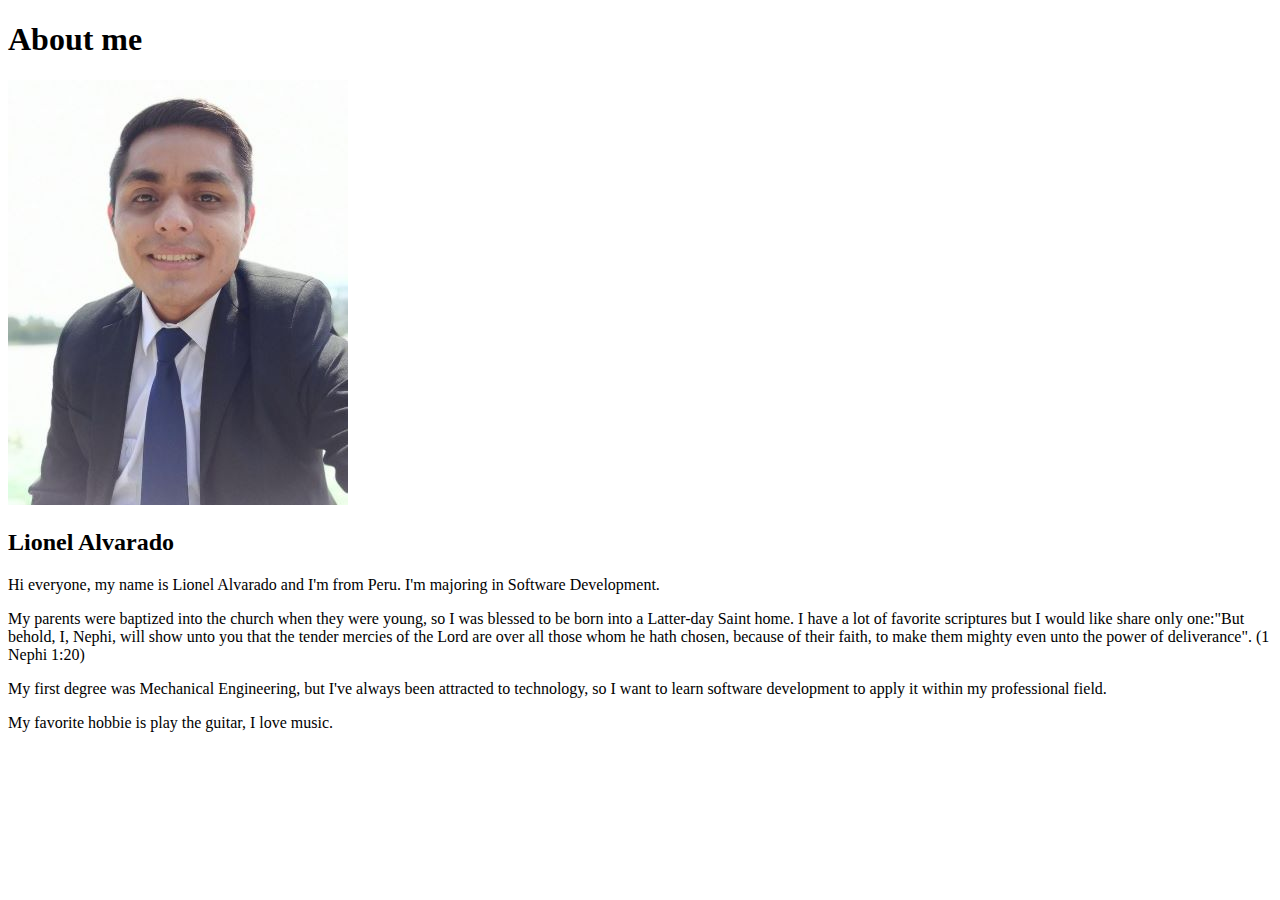
<file: aboutme/index.html>
<!DOCTYPE html>
<html lang="en">
<head>
    <meta charset="UTF-8">
    <meta http-equiv="X-UA-Compatible" content="IE=edge">
    <meta name="viewport" content="width=device-width, initial-scale=1.0">
    <title>All about me</title>
</head>
<body>
    <h1>About me</h1>
    <img alt="Image of me?" src="images/myphoto.jpg">
    <h2>Lionel Alvarado</h2>
    <p>Hi everyone, my name is Lionel Alvarado and I'm from Peru. I'm majoring in Software Development.</p>
    <p>My parents were baptized into the church when they were young, so I was blessed to be born into a Latter-day Saint home. I have a lot of favorite scriptures but I would like share only one:"But behold, I, Nephi, will show unto you that the tender mercies of the Lord are over all those whom he hath chosen, because of their faith, to make them mighty even unto the power of deliverance". (1 Nephi 1:20)</p>
    <p>My first degree was Mechanical Engineering, but I've always been attracted to technology, so I want to learn software development to apply it within my professional field.</p>
    <p>My favorite hobbie is play the guitar, I love music.</p>
</body>
</html>
</file>
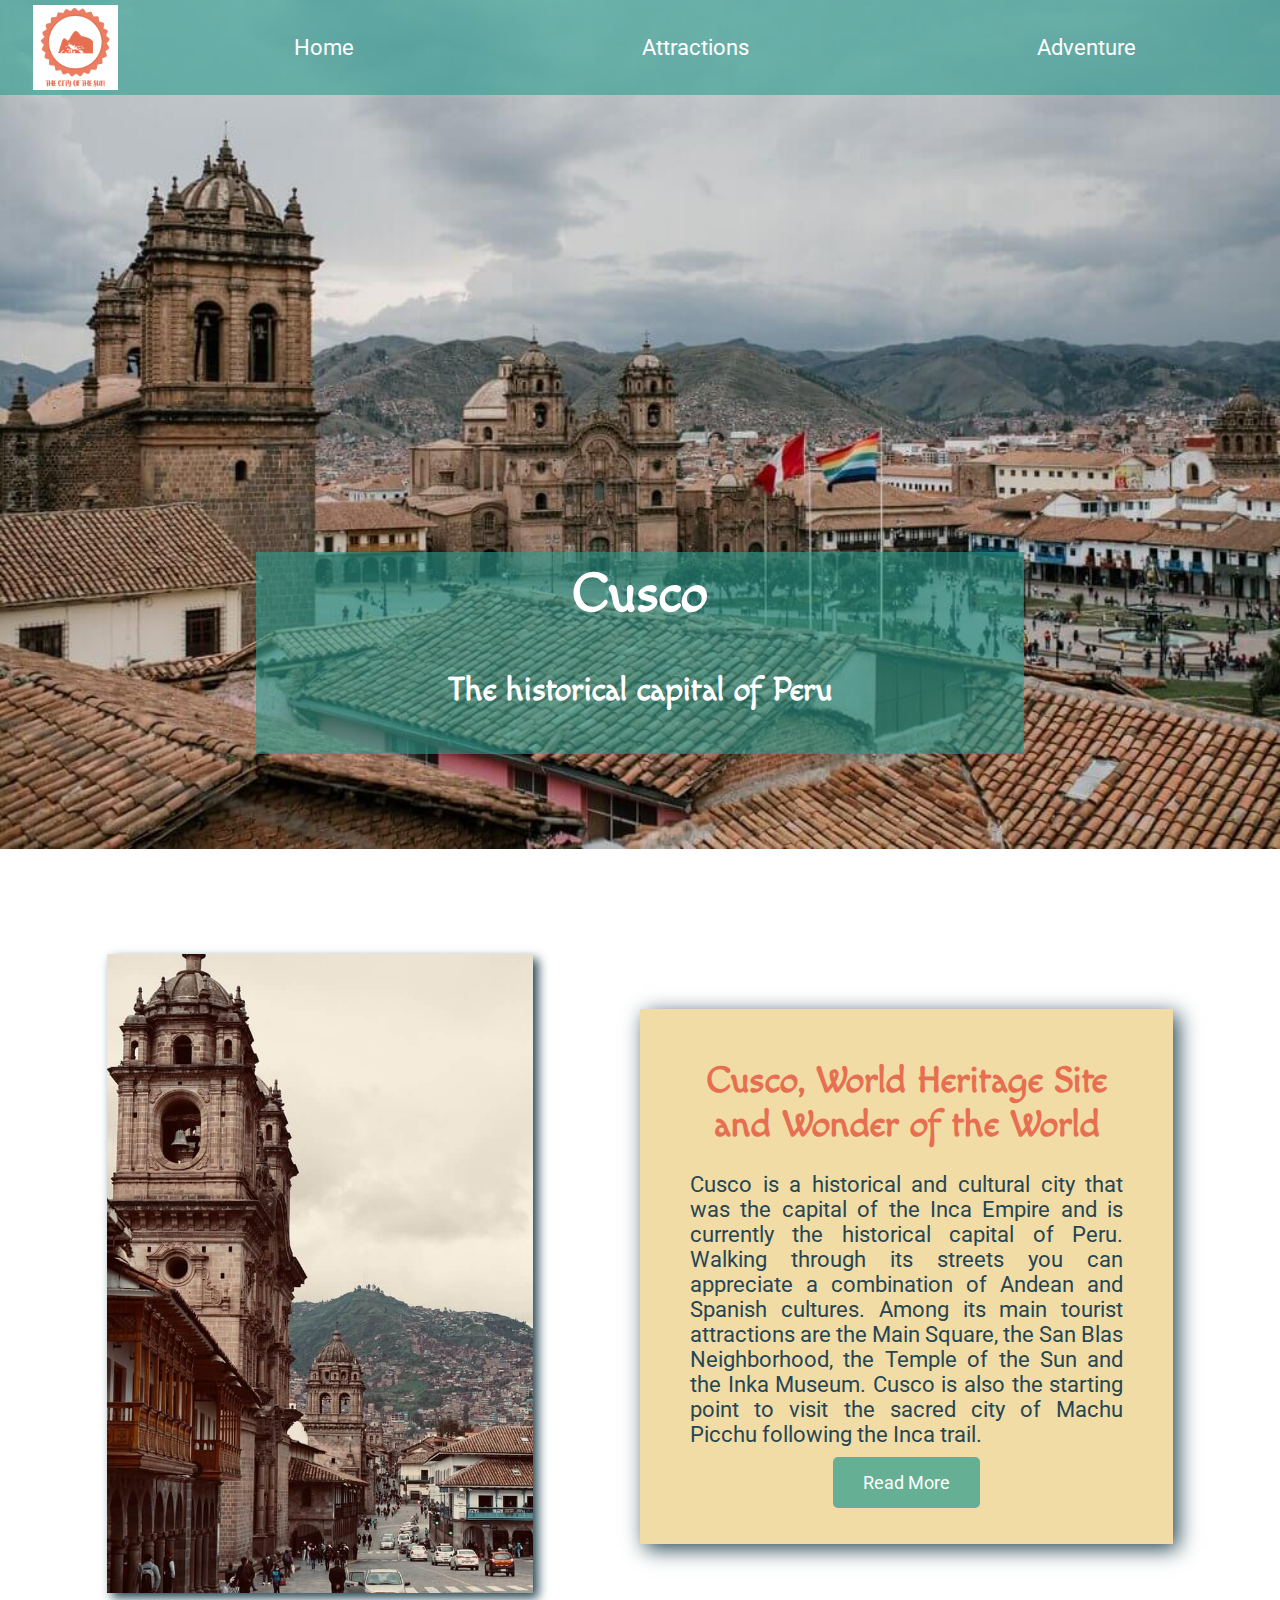
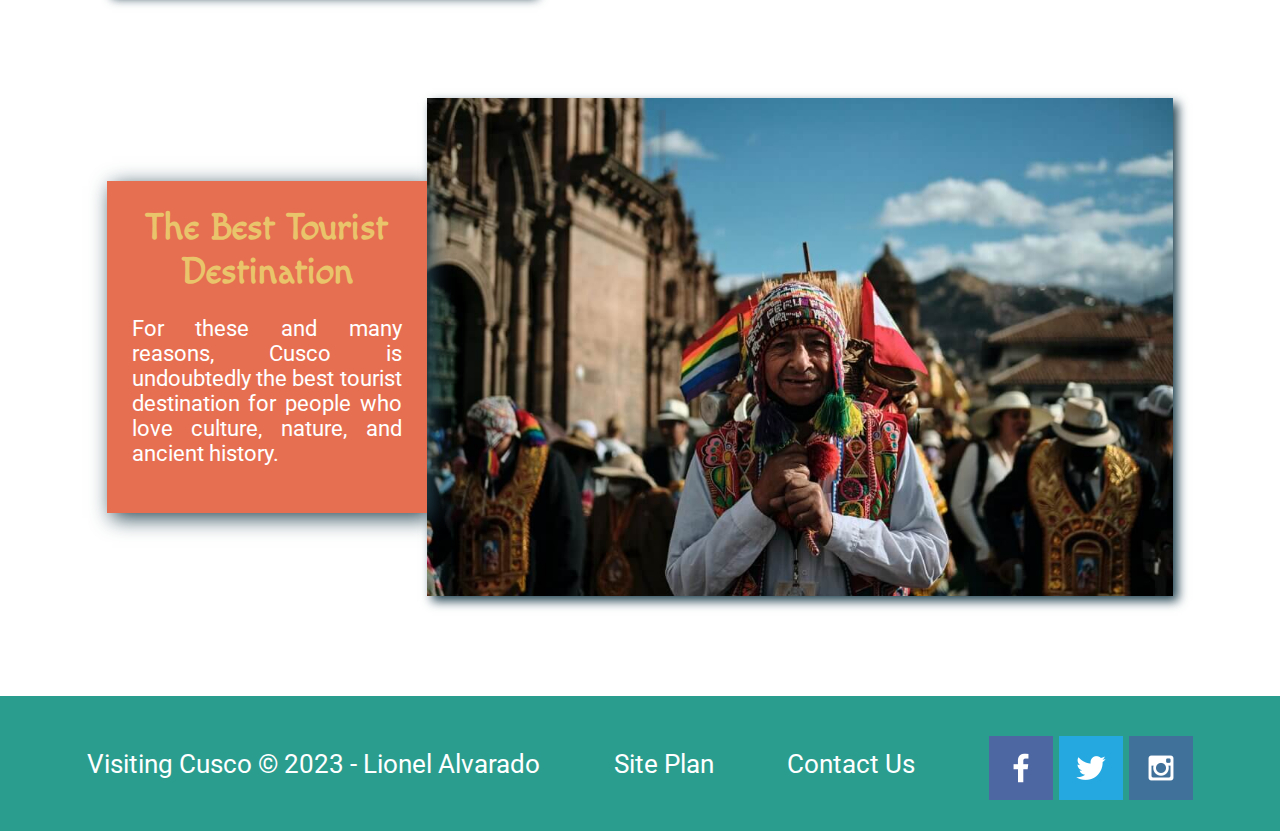
<file: visitingcusco/index.html>
<!DOCTYPE html>
<html lang="en">
<head>
    <meta charset="UTF-8">
    <meta http-equiv="X-UA-Compatible" content="IE=edge">
    <meta name="viewport" content="width=device-width, initial-scale=1.0">
    <title>Visiting Cusco</title>
    <link rel="stylesheet" href="styles/style.css">
</head>
<body>
    <div id="content">
        <header>
            <a id="logo_link" href="index.html">
                <img class="logo" src="images/vclogo.png" alt="Visiting Cusco Logo">
            </a>
            <nav>
                <a href="index.html">Home</a>
                <a href="attractions.html">Attractions</a>
                <a href="adventure.html">Adventure</a>
            </nav>
        </header>
        <div id="hero">
            <div id="hero-box">
                <img id="hero-img" src="images/home-img-1.jpg" alt="Person with typical clothing of Cusco and view of the city">
            </div>
            <section id="hero-msg">
                <h1 class="home-title">Cusco</h1>
                <h4>The historical capital of Peru</h4>
            </section>
        </div>
        <main class="home-grid">
            <div class="cusco-city">
                <img class="cusco-img" src="images/home-img-2.jpg" alt="Cusco City">
            </div>
            <section class="cusco-text">
                <h2>Cusco, World Heritage Site and Wonder of the World</h2>
                <p>
                    Cusco is a historical and cultural city that was the capital of the Inca Empire and is currently the historical capital of Peru. Walking through its streets you can appreciate a combination of Andean and Spanish cultures.
                    Among its main tourist attractions are the Main Square, the San Blas Neighborhood, the Temple of the Sun and the Inka Museum.
                    Cusco is also the starting point to visit the sacred city of Machu Picchu following the Inca trail.
                </p>
                <div class="button-box">
                    <a class="read" href="#">Read More</a>
                </div>
            </section>
            <img class="culture" src="images/home-img-3.jpg" alt="Representative image of the culture of Cusco">
            <section class="msg">
                <h2>The Best Tourist Destination</h2>
                <p>For these and many reasons, Cusco is undoubtedly the best tourist destination for people who love culture, nature, and ancient history.</p>
            </section>
        </main>
        <footer>
            <p>Visiting Cusco &copy; 2023 - Lionel Alvarado</p>
            <p><a href="site-plan.html">Site Plan</a></p>
            <p><a href="#">Contact Us</a></p>
            <div class="social">
                <a href="https://facebook.com" target="_blank">
                    <img src="images/facebook.png" alt="fb icon">
                </a>
                <a href="https://twitter.com" target="_blank">
                    <img src="images/twitter.png" alt="twitter icon">
                </a>
                <a href="https://instagram.com" target="blank">
                    <img src="images/instagram.png" alt="instagram icon">
                </a>
            </div>
        </footer>
    </div>
</body>
</html>
</file>
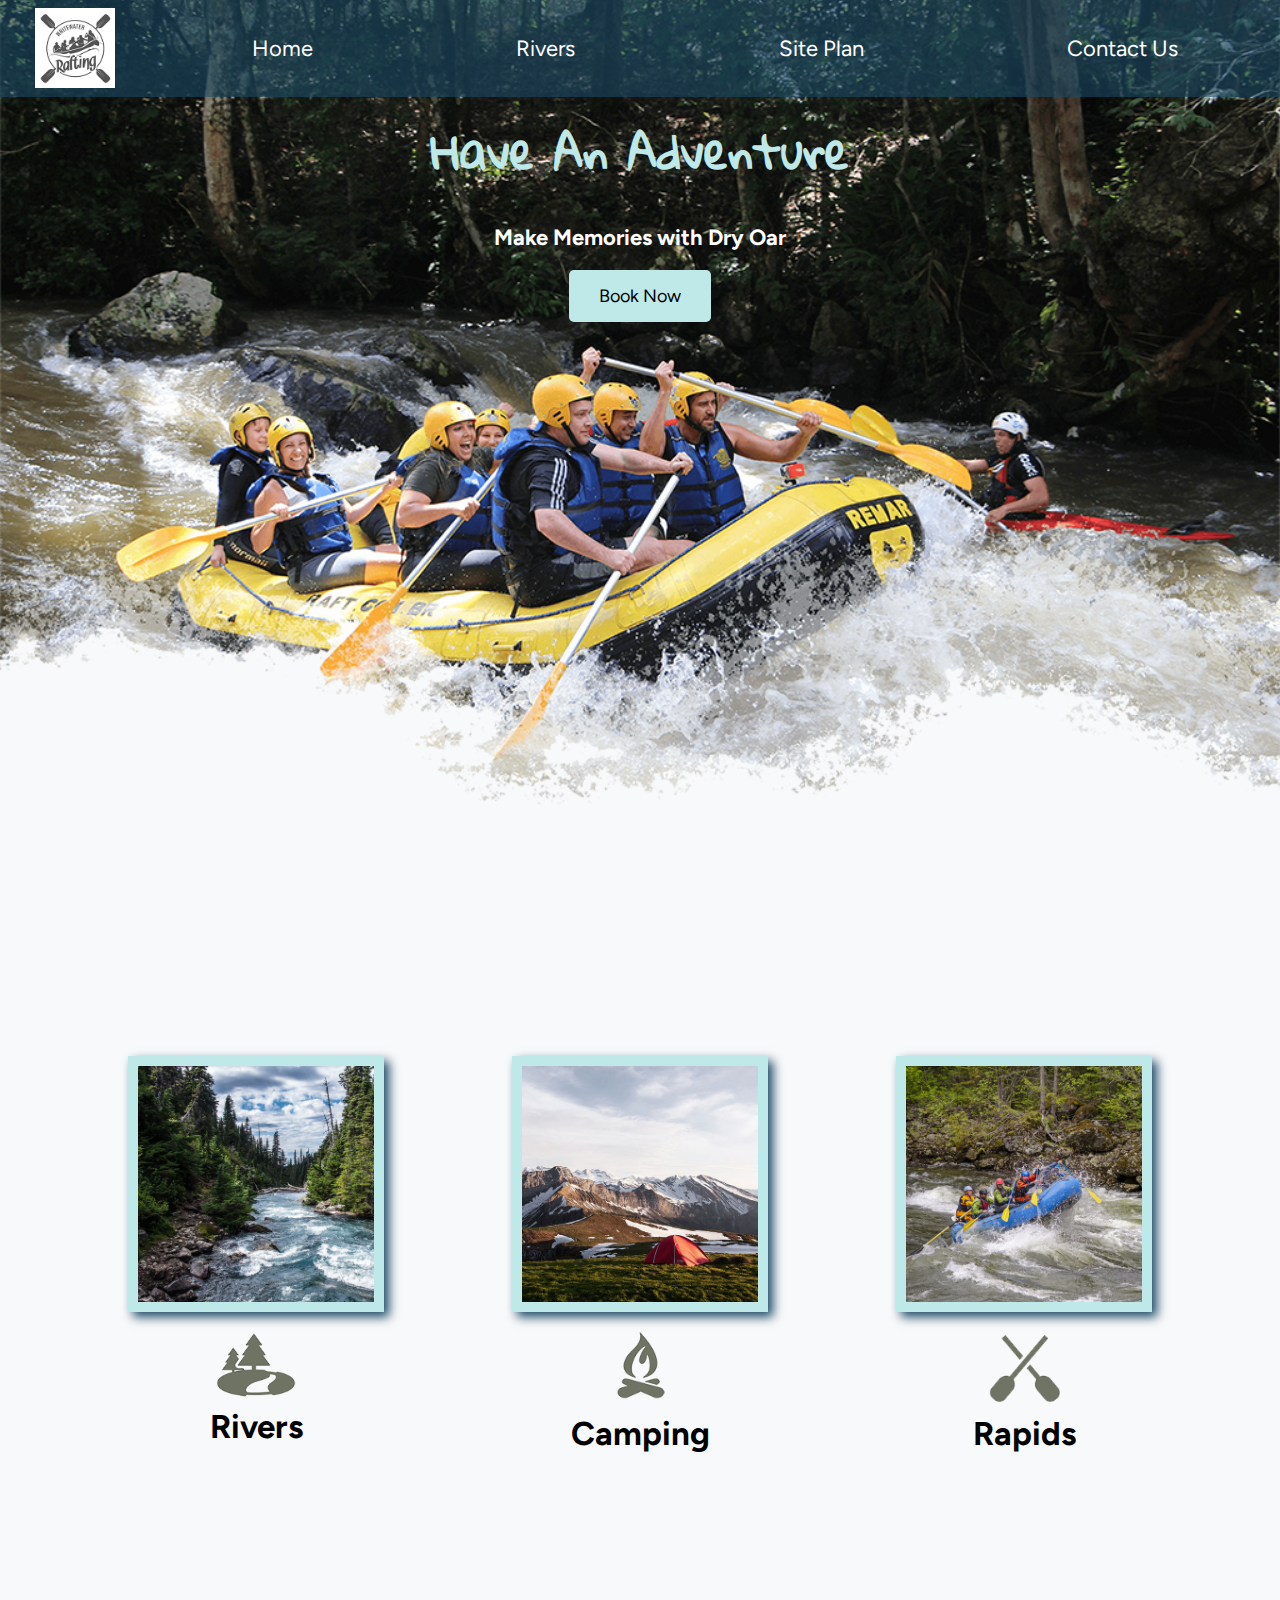
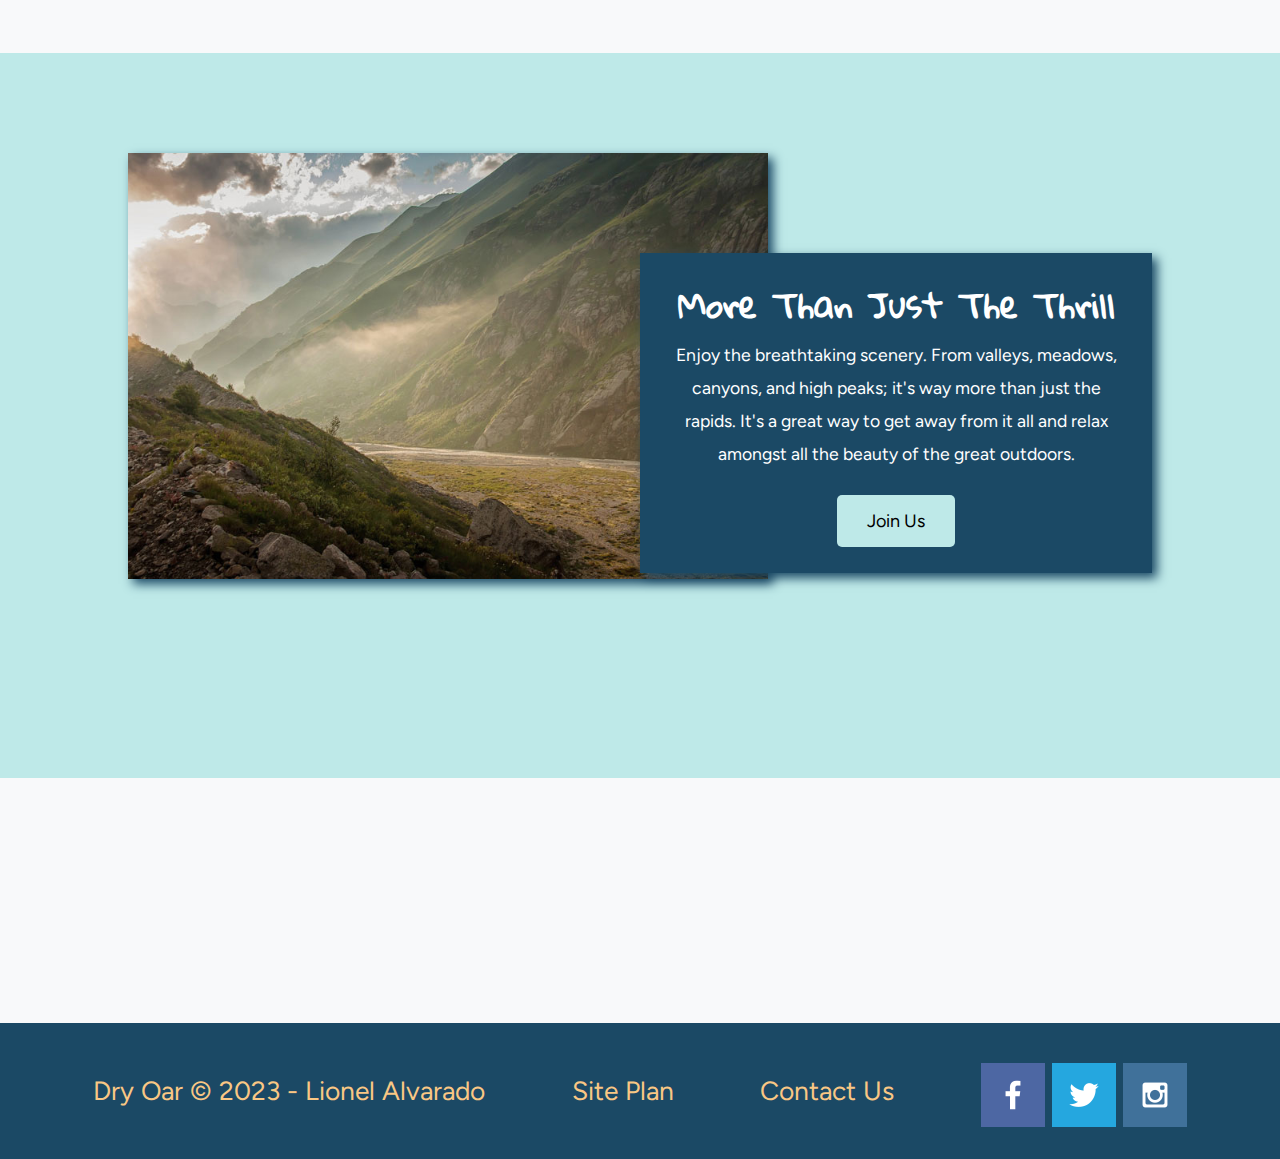
<file: wwr/index.html>
<!DOCTYPE html>
<html lang="en">
<head>
    <meta charset="UTF-8">
    <meta http-equiv="X-UA-Compatible" content="IE=edge">
    <meta name="viewport" content="width=device-width, initial-scale=1.0">
    <title>Whitewater Rafting Adventure</title>
    <link rel="stylesheet" href="styles/style.css">
</head>
<body>
    <div id="content">
        <header>
            <a id="logo_link" href="index.html">
                <img class="logo" src="images/wwrlogo.png" alt="Dry Oar Logo">
            </a>
            <nav>
                <a href="index.html">Home</a>
                <a href="rivers.html">Rivers</a>
                <a href="site-plan-rafting.html">Site Plan</a>
                <a href="contactus.html">Contact Us</a>
            </nav>
        </header>
        <div id="hero">
            <div id="hero-box">
                <img id="hero-img" src="images/hero.png" alt="People enjoying with water rafting">
            </div>
            <section id="hero-msg">
                <h1 class="home-title">Have An Adventure</h1>
                <h4>Make Memories with Dry Oar</h4>
                <div class="button-box">
                    <a class="book" href="contactus.html">Book Now</a>
                </div>
            </section>
        </div>
        <main class="home-grid">
            <section class="rivers-card">
                <img class="card-img" src="images/rivers.jpg" alt="river in forest">
                <img class="icon" src="images/river_icon.png" alt="river icon">
                <h2>Rivers</h2>
            </section>
            <section class="camping-card">
                <img class="card-img" src="images/camping.jpg" alt="tent in mountains">
                <img class="icon" src="images/fire_icon.png" alt="fire icon">
                <h2>Camping</h2>
            </section>
            <section class="rapids-card">
                <img class="card-img" src="images/rapids.jpg" alt="rafting boat">
                <img class="icon" src="images/oars.png" alt="oars icon">
                <h2>Rapids</h2>
            </section>
            <div id="background"></div>
            <img class="mountains" src="images/mountains.jpg" alt="Misty mountains">
            <section class="msg">
                <h2>More Than Just The Thrill</h2>
                <p>Enjoy the breathtaking scenery. From valleys, meadows, canyons, and high peaks; it's way more than just the rapids. It's a great way to get away from it all and relax amongst all the beauty of the great outdoors.</p>
                <a class="join" href="rivers.html">Join Us</a>
            </section>
        </main>
        <footer>
            <p>Dry Oar &copy; 2023 - Lionel Alvarado</p>
            <p><a href="site-plan-rafting.html">Site Plan</a></p>
            <p><a href="contactus.html">Contact Us</a></p>
            <div class="social">
                <a href="https://facebook.com" target="_blank">
                    <img src="images/facebook.png" alt="fb icon">
                </a>
                <a href="https://twitter.com" target="_blank">
                    <img src="images/twitter.png" alt="twitter icon">
                </a>
                <a href="https://instagram.com" target="blank">
                    <img src="images/instagram.png" alt="instagram icon">
                </a>
            </div>
        </footer>
    </div>
</body>
</html>
</file>
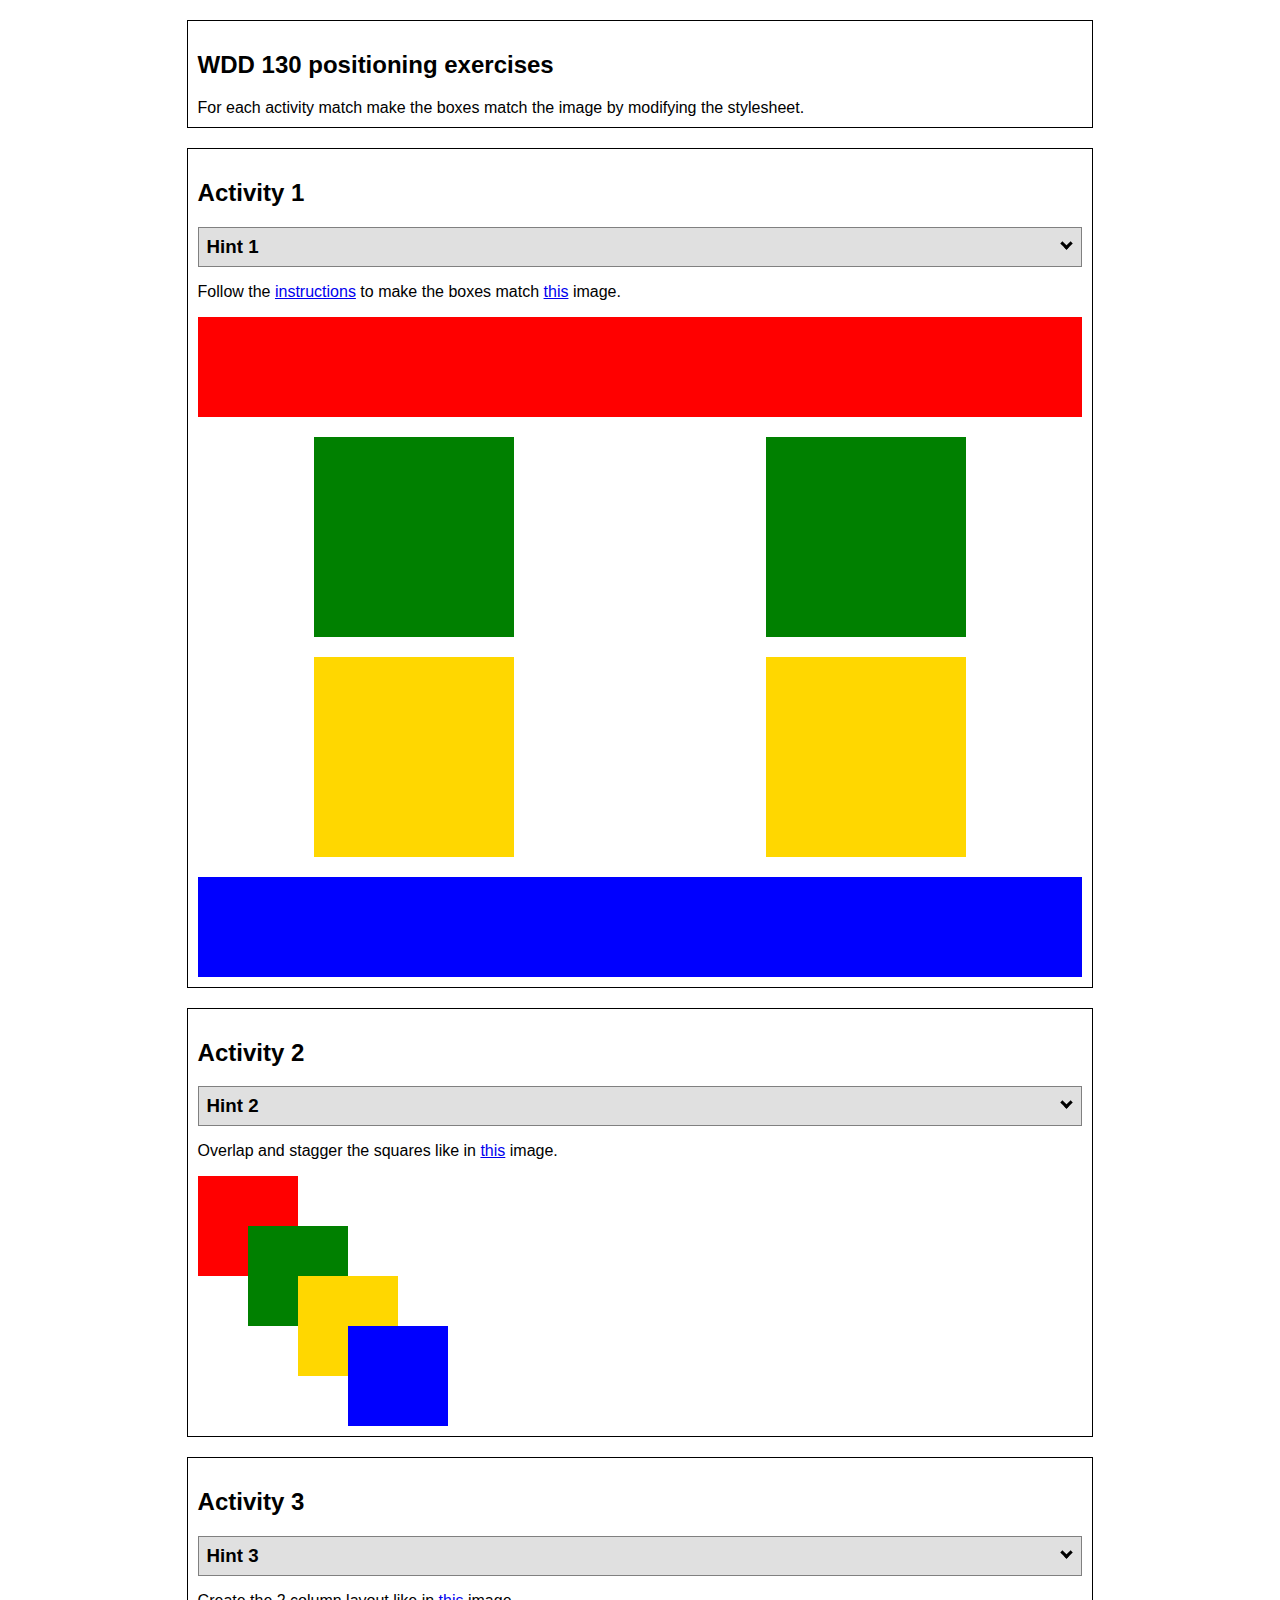
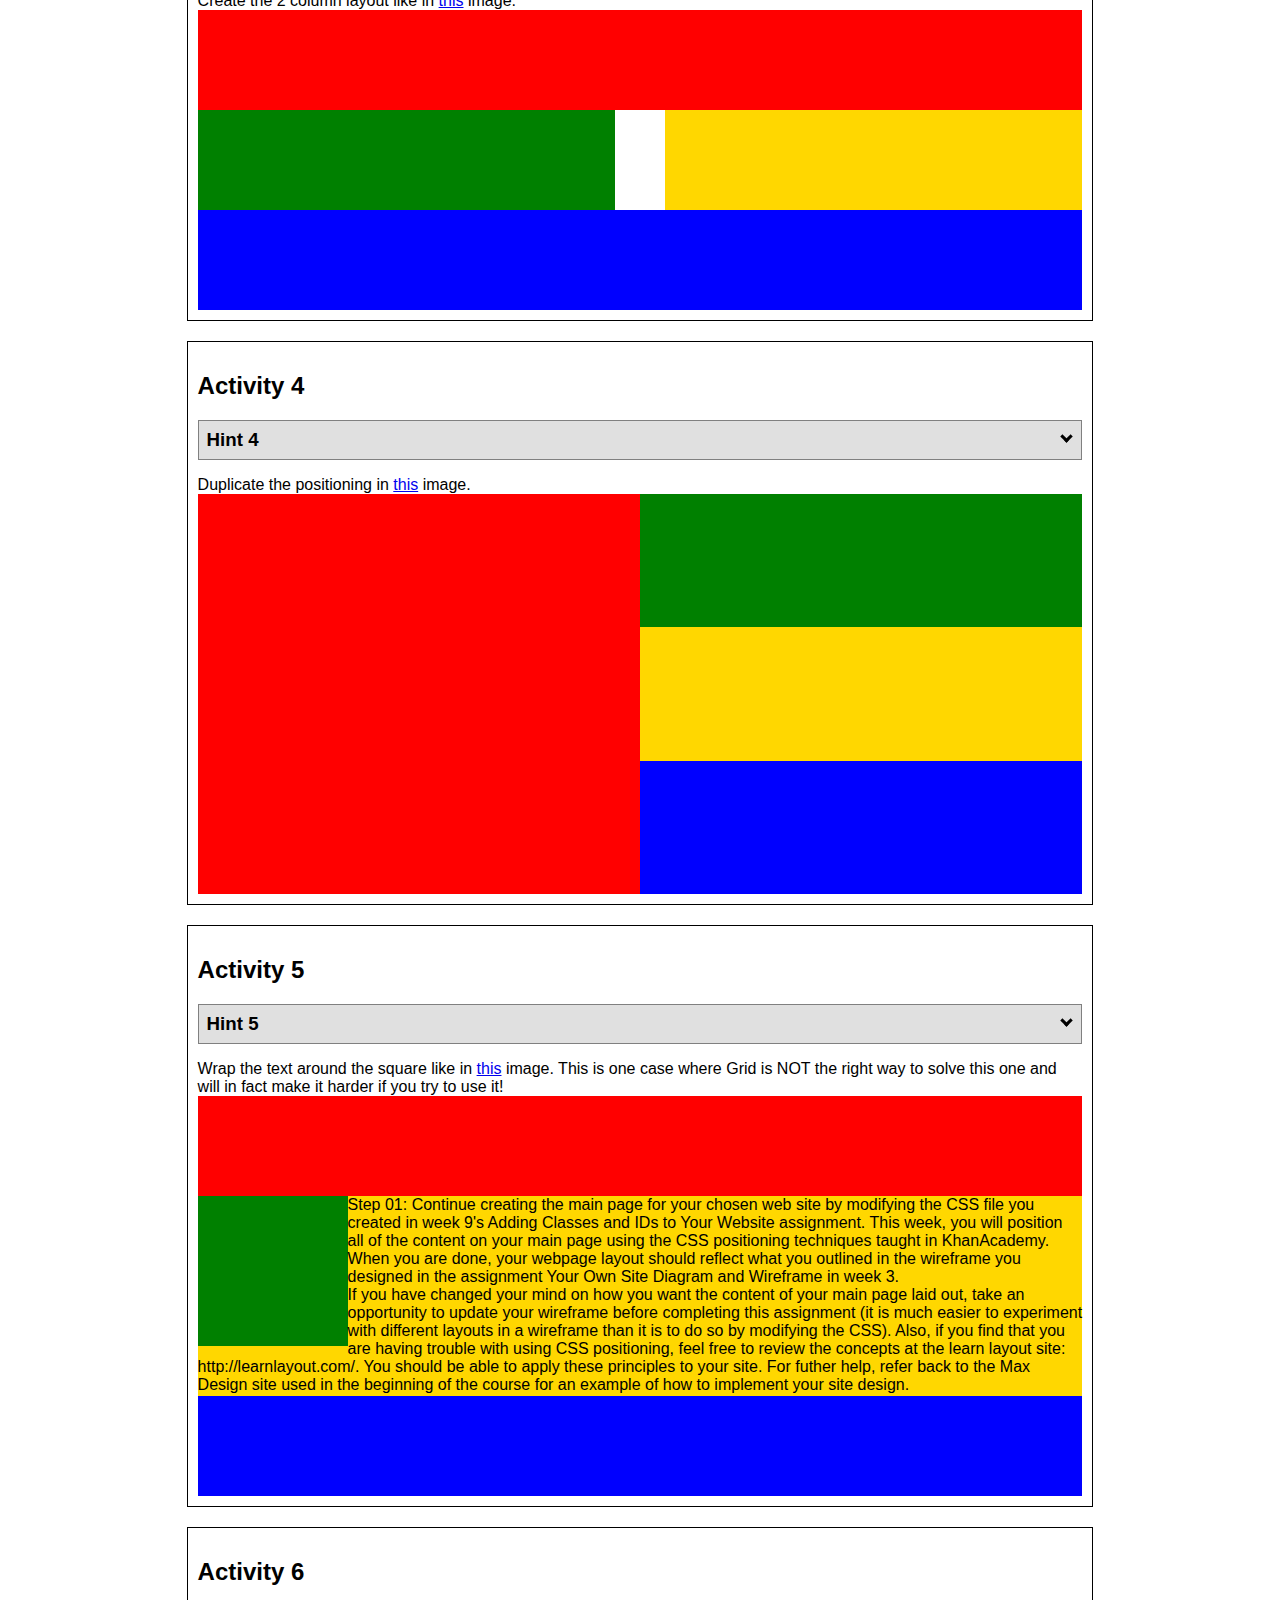
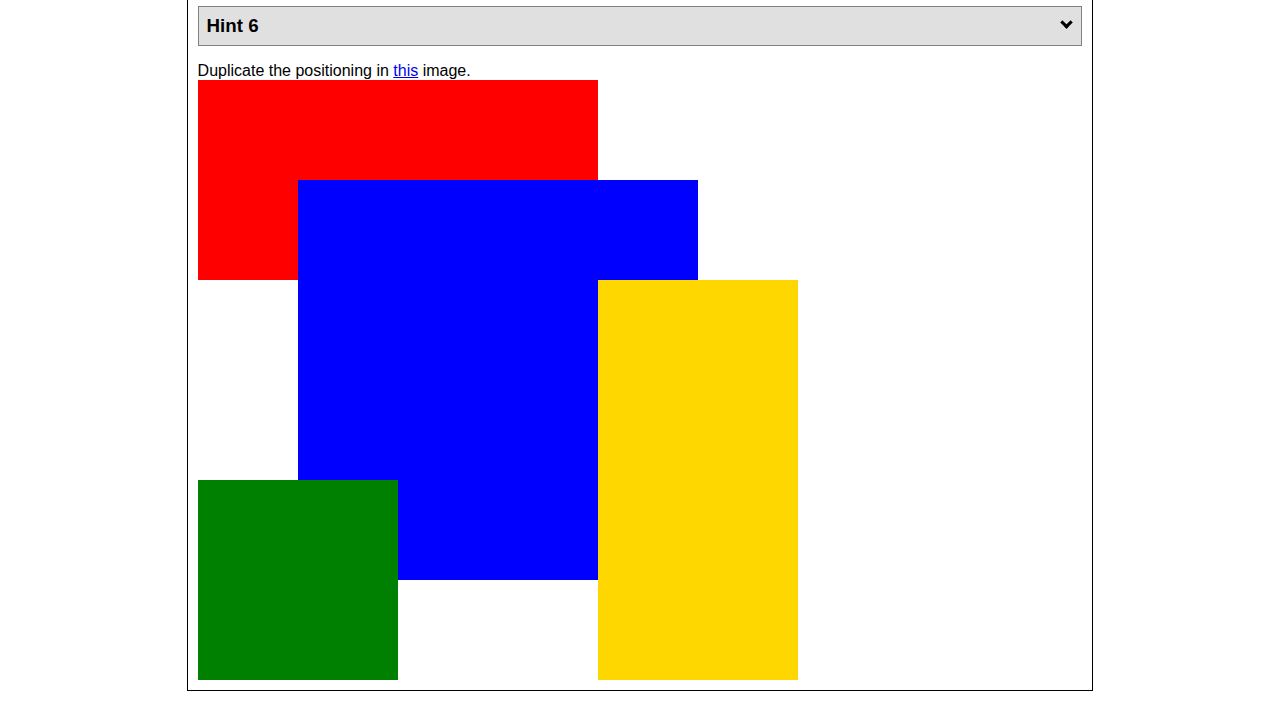
<file: positioning.html>
<!DOCTYPE html>
<html lang="en">
  <head>
    <!-- HTML - Name: positioning.html -->
    <title>Positioning Activity</title>
    <link rel="stylesheet" type="text/css" href="positionstyles.css" />
  </head>
  <body>
    <div class="activity">
      <h2>WDD 130 positioning exercises</h2>
      For each activity match make the boxes match the image by modifying the stylesheet.</div>
    <div class="activity">
      <h2>Activity 1</h2>
      <section class="hint"><input type="checkbox" ><i></i> <h3>Hint 1</h3><div><p>Check out the <a href="https://byui-wdd.github.io/wdd130/activities/w06-css-positioning.html" target="_blank">activity instructions</a> in Ilearn!</p></div></section>
      <p>Follow the <a href="https://byui-wdd.github.io/wdd130/activities/w06-css-positioning.html" target="_blank">instructions</a> to make the boxes match  <a href="https://byui-wdd.github.io/wdd130/images/example1.png" target="_blank">this</a> image.</p>
      <div class="content1" >
        <div class="red1" ></div>
        <div class="green1" ></div>
        <div class="green1" ></div>
        <div class="yellow1"></div>
        <div class="yellow1"></div>
        <div class="blue1"></div>
      </div>
    </div>
    <div class="activity">
      <h2>Activity 2</h2>
      <section class="hint"><input type="checkbox" > <h3>Hint 2</h3><i></i><div>
      <ul>
      <li>grid-template-columns: 50px 50px 50px 50px 50px </li></ul></div></section>
      <p>Overlap and stagger the squares like in <a href="https://byui-wdd.github.io/wdd130/images/example2.png" target="_blank">this</a> image.</p>
      <div class="content2" >
        <div class="red2" ></div>
        <div class="green2" ></div>
        <div class="yellow2"></div>
        <div class="blue2"></div>
      </div>
    </div>
    <div class="activity">
      <h2>Activity 3</h2>
      <section class="hint"><input type="checkbox" > <h3>Hint 3</h3><i></i><div><p>This one is going to be best solved with CSS Grid. Remember to make the boxes the right width first...then start moving them around. </p><h4>Properties used:</h4><ul><li>display:grid;</li><li>grid-template-columns:</li><li>grid-column-gap:</li>
        <li>grid-column:</li>  </ul></div></section>
      Create the 2 column layout like in <a href="https://byui-wdd.github.io/wdd130/images/example3.png" target="_blank">this</a>  image.
      <div class="content3" >
        <div class="red3" ></div>
        <div class="green3" ></div>
        <div class="yellow3"></div>
        <div class="blue3"></div>
      </div>
    </div>
    <div class="activity">
      <h2>Activity 4</h2>
      <section class="hint"><input type="checkbox" > <h3>Hint 4</h3><i></i><div><p>For the others we have been primarily concerned with width. For this one you will need to adjust height as well. </p><h4>Properties used:</h4><ul><li>display:grid;</li><li>grid-template-columns:</li><li>grid-row:</li></ul></div></section>
      Duplicate the positioning in <a href="https://byui-wdd.github.io/wdd130/images/example4.png" target="_blank">this</a> image. 
      <div class="content4" >
        <div class="red4" ></div>
        <div class="green4" ></div>
        <div class="yellow4"></div>
        <div class="blue4"></div>
      </div>
    </div>

    <div class="activity">
      <h2>Activity 5</h2>
      <section class="hint"><input type="checkbox" > <h3>Hint 5</h3><i></i><div><p>Grid is <strong>not</strong> the right way to do this.  In fact there is only one way to really do that...and that is with float. Remember that we float the thing we want the text to wrap around.  Also remember to start by making all the shapes the right size and shape.</p><h4>Properties used:</h4><ul><li>float: left;</li></ul></div></section>
      Wrap the text around the square like in <a href="https://byui-wdd.github.io/wdd130/images/example5.png" target="_blank">this</a> image. This is one case where Grid is NOT the right way to solve this one and will in fact make it harder if you try to use it!
      <div class="content5" >
        <div class="red5" ></div>
        <div class="green5" ></div>
        <div class="yellow5">Step 01: Continue creating the main page for your chosen web site by modifying the CSS file you created in week 9's Adding Classes and IDs to Your Website assignment. This week, you will position all of the content on your main page using the CSS positioning techniques taught in KhanAcademy. When you are done, your webpage layout should reflect what you outlined in the wireframe you designed in the assignment Your Own Site Diagram and Wireframe in week 3. <br />
          If you have changed your mind on how you want the content of your main page laid out, take an opportunity to update your wireframe before completing this assignment (it is much easier to experiment with different layouts in a wireframe than it is to do so by modifying the CSS). Also, if you find that you are having trouble with using CSS positioning, feel free to review the concepts at the learn layout site: http://learnlayout.com/. You should be able to apply these principles to your site. For futher help, refer back to the Max Design site used in the beginning of the course for an example of how to implement your site design.</div>
        <div class="blue5"></div>
      </div>
    </div>
    <div class="activity">
      <h2>Activity 6</h2>
      <section class="hint"><input type="checkbox" > <h3>Hint 6</h3><i></i><div><p>This one is all about visualizing the grid behind the layout. If you are having a hard time doing that first: all the sizes are even multiples of 100, and second here is another example with the lines drawn: <a href="https://byui-wdd.github.io/wdd130/images/example6-hint.png" target="_blank">example 6 with lines</a>. For this one you will find it easiest if you use px for the column width. You can also use <kbd>z-index</kbd> to control the element layering.    </p><h4>Properties used:</h4><ul><li>display:grid;</li><li>grid-template-columns:</li><li>grid-column:</li><li>grid-row:</li><li><a href="https://www.w3schools.com/cssref/pr_pos_z-index.asp" target="_blank">z-index:</a></li></ul></div></section>
      Duplicate the positioning in <a href="https://byui-wdd.github.io/wdd130/images/example6.png" target="_blank">this</a> image.
      <div class="content6" >
        <div class="red6" ></div>
        <div class="green6" ></div>
        <div class="yellow6"></div>
        <div class="blue6"></div>
      </div>
    </div>
  </body>
</html>
</file>
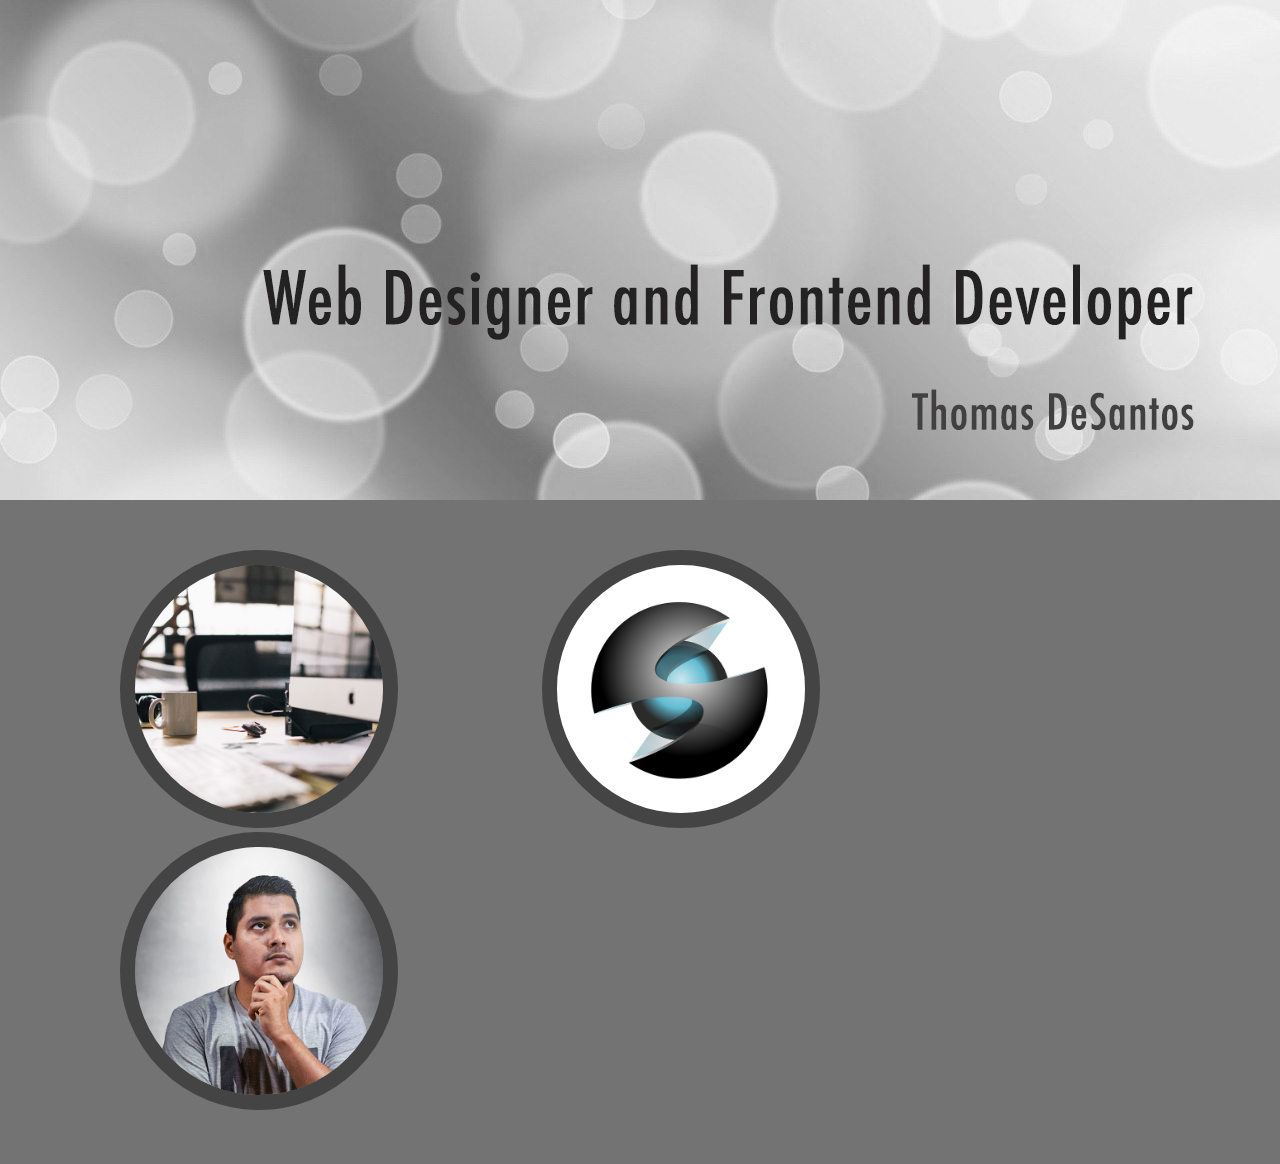
<file: aboutme/challengew5.html>
<!DOCTYPE html>
<html lang="en">
<head>
    <meta charset="UTF-8">
    <meta http-equiv="X-UA-Compatible" content="IE=edge">
    <meta name="viewport" content="width=device-width, initial-scale=1.0">
    <title>Challenge</title>
    <link rel="stylesheet" href="styles/styles-challengew5.css">
</head>
<body>
    <div class="header">
        <img src="images/w05_circles.jpg" alt="Title Image With Circles">
    </div>
    <div class="main">
        <img src="images/w05_ice_image_desk.jpg" alt="Desk">
        <img src="images/w05_ice_image_graphic.png" alt="Graphic">
        <img src="images/w05_ice_image_person.jpg" alt="Person">
    </div>
</body>
</html>
</file>
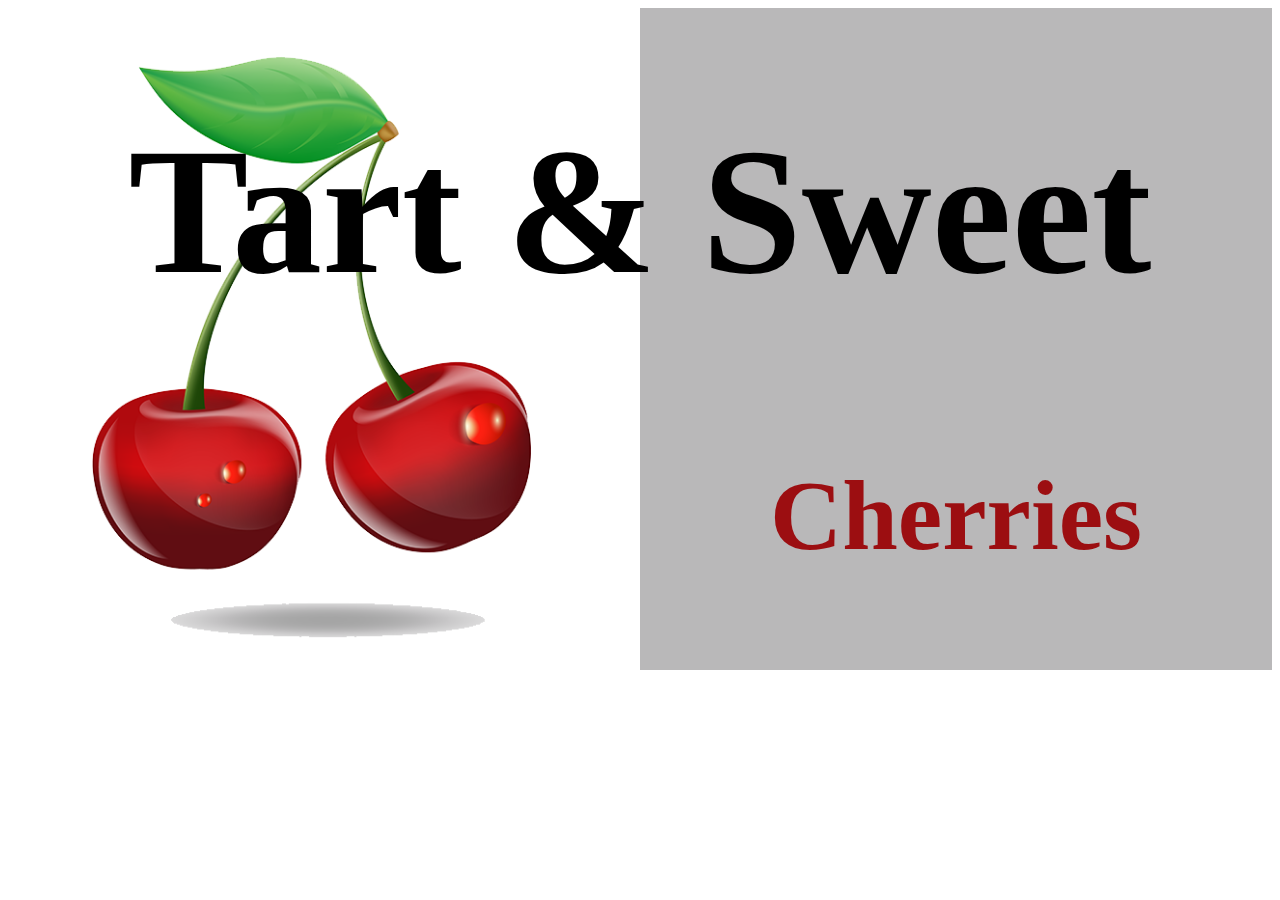
<file: aboutme/challengew6.html>
<!DOCTYPE html>
<html lang="en">
<head>
    <meta charset="UTF-8">
    <meta http-equiv="X-UA-Compatible" content="IE=edge">
    <meta name="viewport" content="width=device-width, initial-scale=1.0">
    <title>Challenge06</title>
    <link rel="stylesheet" href="styles/styles-challengew6.css">
</head>
<body>
    <div class="home-grid">
        <img class="cherrie-img" src="images/w06_cherries.png" alt="Cherries">
        <h1 class="cherrie-title">Tart & Sweet</h1>
        <aside class="descript">
            <h2>Cherries</h2>
        </aside>
    </div>
</body>
</html>
</file>
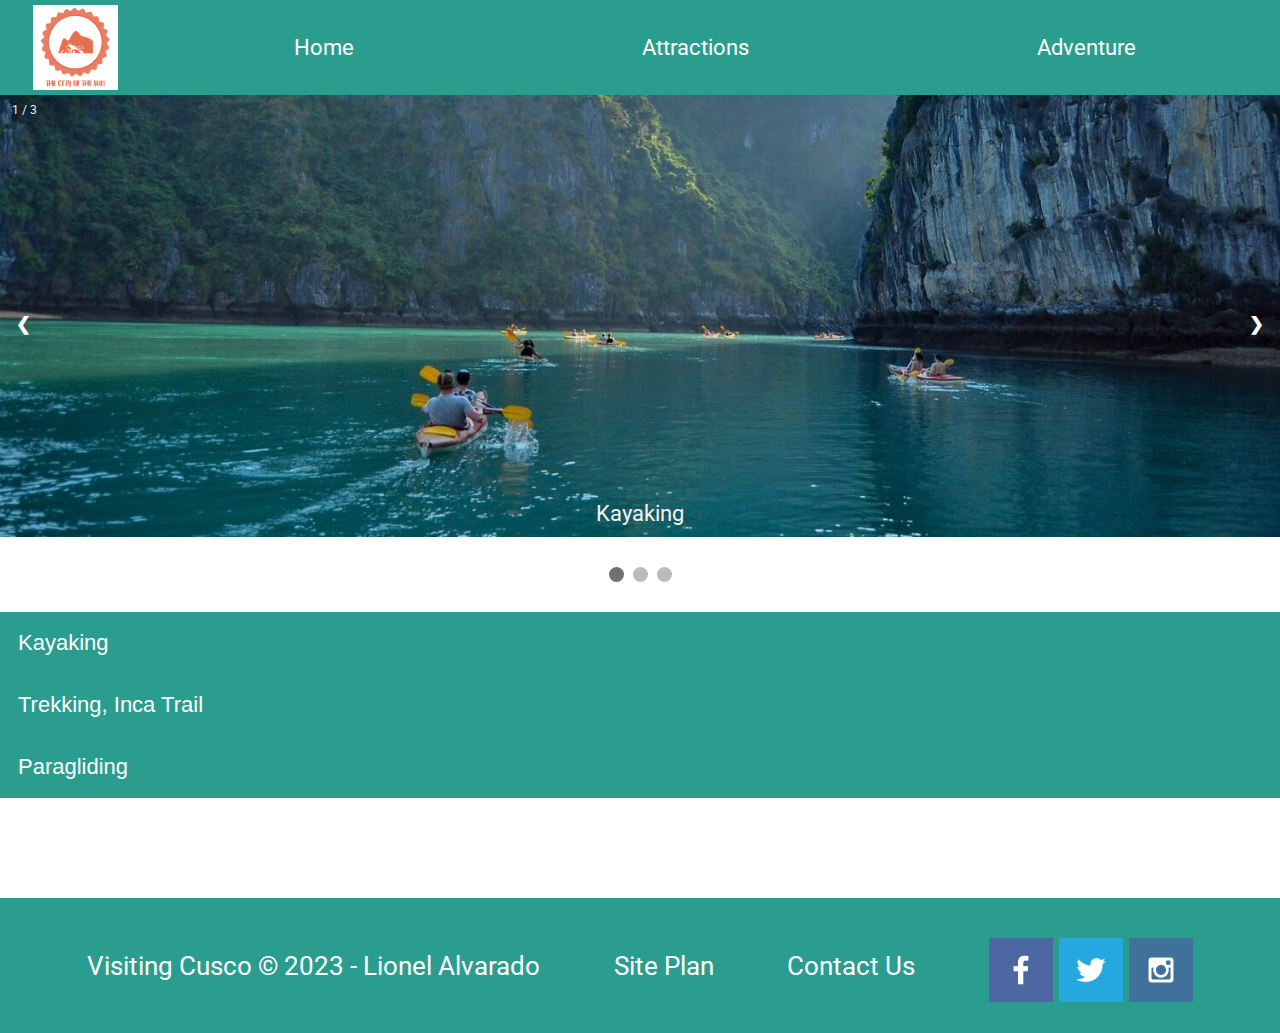
<file: visitingcusco/adventure.html>
<!DOCTYPE html>
<html lang="en">
<head>
    <meta charset="UTF-8">
    <meta http-equiv="X-UA-Compatible" content="IE=edge">
    <meta name="viewport" content="width=device-width, initial-scale=1.0">
    <title>Adventure</title>
    <link rel="stylesheet" href="styles/style.css">
</head>
<body>
    <div id="content">
        <header id="header-attract">
            <a id="logo_link" href="index.html">
                <img class="logo" src="images/vclogo.png" alt="Visiting Cusco Logo">
            </a>
            <nav>
                <a href="index.html">Home</a>
                <a href="attractions.html">Attractions</a>
                <a href="adventure.html">Adventure</a>
            </nav>
        </header>
        <main class="adventure-grid">
            <!-- Slideshow container -->
            <div class="slideshow-container">

                <!-- Full-width images with number and caption text -->
                <div class="mySlides fade">
                    <div class="numbertext">1 / 3</div>
                    <img src="images/adventure-img-1.jpg" alt="Kayaking" style="width:100%">
                    <div class="text">Kayaking</div>
                </div>
        
                <div class="mySlides fade">
                    <div class="numbertext">2 / 3</div>
                    <img src="images/adventure-img-2.jpg" alt="Trekking" style="width:100%">
                    <div class="text">Trekking, Inca Trail</div>
                </div>
        
                <div class="mySlides fade">
                    <div class="numbertext">3 / 3</div>
                    <img src="images/adventure-img-3.jpg" alt="Paragliding" style="width:100%">
                    <div class="text">Paragliding</div>
                </div>
        
                <!-- Next and previous buttons -->
                <a class="prev" onclick="plusSlides(-1)">&#10094;</a>
                <a class="next" onclick="plusSlides(1)">&#10095;</a>
            </div>
            <br>
        
            <!-- The dots/circles -->
            <div style="text-align:center">
                <span class="dot" onclick="currentSlide(1)"></span>
                <span class="dot" onclick="currentSlide(2)"></span>
                <span class="dot" onclick="currentSlide(3)"></span>
            </div>

            <button class="accordion">Kayaking</button>
            <div class="panel">
                <p>
                    According to historians, kayak means "boat man", since it only fits one person. The truth is that kayaking in Peru, and especially in Cusco, is a very common and rewarding sporting activity.
                    For example, you can go to the Huaypo lagoon and slide through the placidity of its waters while you watch the local fishermen cast their nets to catch rainbow trout.
                    Or if you prefer, you can go to the Piuray lagoon, in Chincheros, where the reflection of the valley's mountains will be your great company.
                </p>
            </div>

            <button class="accordion">Trekking, Inca Trail</button>
            <div class="panel">
                <p>
                    Amazing network of roads that connected the Inca Empire. The Inca Trail was the most sophisticated communication system that allowed managing resources and unifying the Inca empire.
                    Walking the Inca Trail today, in Cusco, is a challenging and satisfying experience. For one or several days you will push yourself to the maximum walking at different heights enjoying beautiful landscapes. Lares, Ausangate, Salkantay, are some of the routes that are waiting for you.
                </p>
            </div>

            <button class="accordion">Paragliding</button>
            <div class="panel">
                <p>
                    The Sacred Valley of the Incas is a beautiful and popular place to practice paragliding. There are several companies that offer paragliding flights in the Sacred Valley of the Incas. Some of them are World Explorer1, Valle Sagrado VIP2, Dos Manos Peru3 and Civitatis4. You can choose the one that best suits your needs and budget.
                </p>
            </div>
        </main>
        <footer>
            <p>Visiting Cusco &copy; 2023 - Lionel Alvarado</p>
            <p><a href="site-plan.html">Site Plan</a></p>
            <p><a href="contactus.html">Contact Us</a></p>
            <div class="social">
                <a href="https://facebook.com" target="_blank">
                    <img src="images/facebook.png" alt="fb icon">
                </a>
                <a href="https://twitter.com" target="_blank">
                    <img src="images/twitter.png" alt="twitter icon">
                </a>
                <a href="https://instagram.com" target="blank">
                    <img src="images/instagram.png" alt="instagram icon">
                </a>
            </div>
        </footer>
    </div>
    <script>
        let slideIndex = 1;
        showSlides(slideIndex);
        
        function plusSlides(n) {
          showSlides(slideIndex += n);
        }
        
        function currentSlide(n) {
          showSlides(slideIndex = n);
        }
        
        function showSlides(n) {
          let i;
          let slides = document.getElementsByClassName("mySlides");
          let dots = document.getElementsByClassName("dot");
          if (n > slides.length) {slideIndex = 1}    
          if (n < 1) {slideIndex = slides.length}
          for (i = 0; i < slides.length; i++) {
            slides[i].style.display = "none";  
          }
          for (i = 0; i < dots.length; i++) {
            dots[i].className = dots[i].className.replace(" active1", "");
          }
          slides[slideIndex-1].style.display = "block";  
          dots[slideIndex-1].className += " active1";
        }

        var acc = document.getElementsByClassName("accordion");
        var i;

        for (i = 0; i < acc.length; i++) {
            acc[i].addEventListener("click", function() {
                this.classList.toggle("active2");
                var panel = this.nextElementSibling;
                if (panel.style.display === "block") {
                    panel.style.display = "none";
                } else {
                    panel.style.display = "block";
                }
            });
        }
    </script>
</body>
</html>
</file>
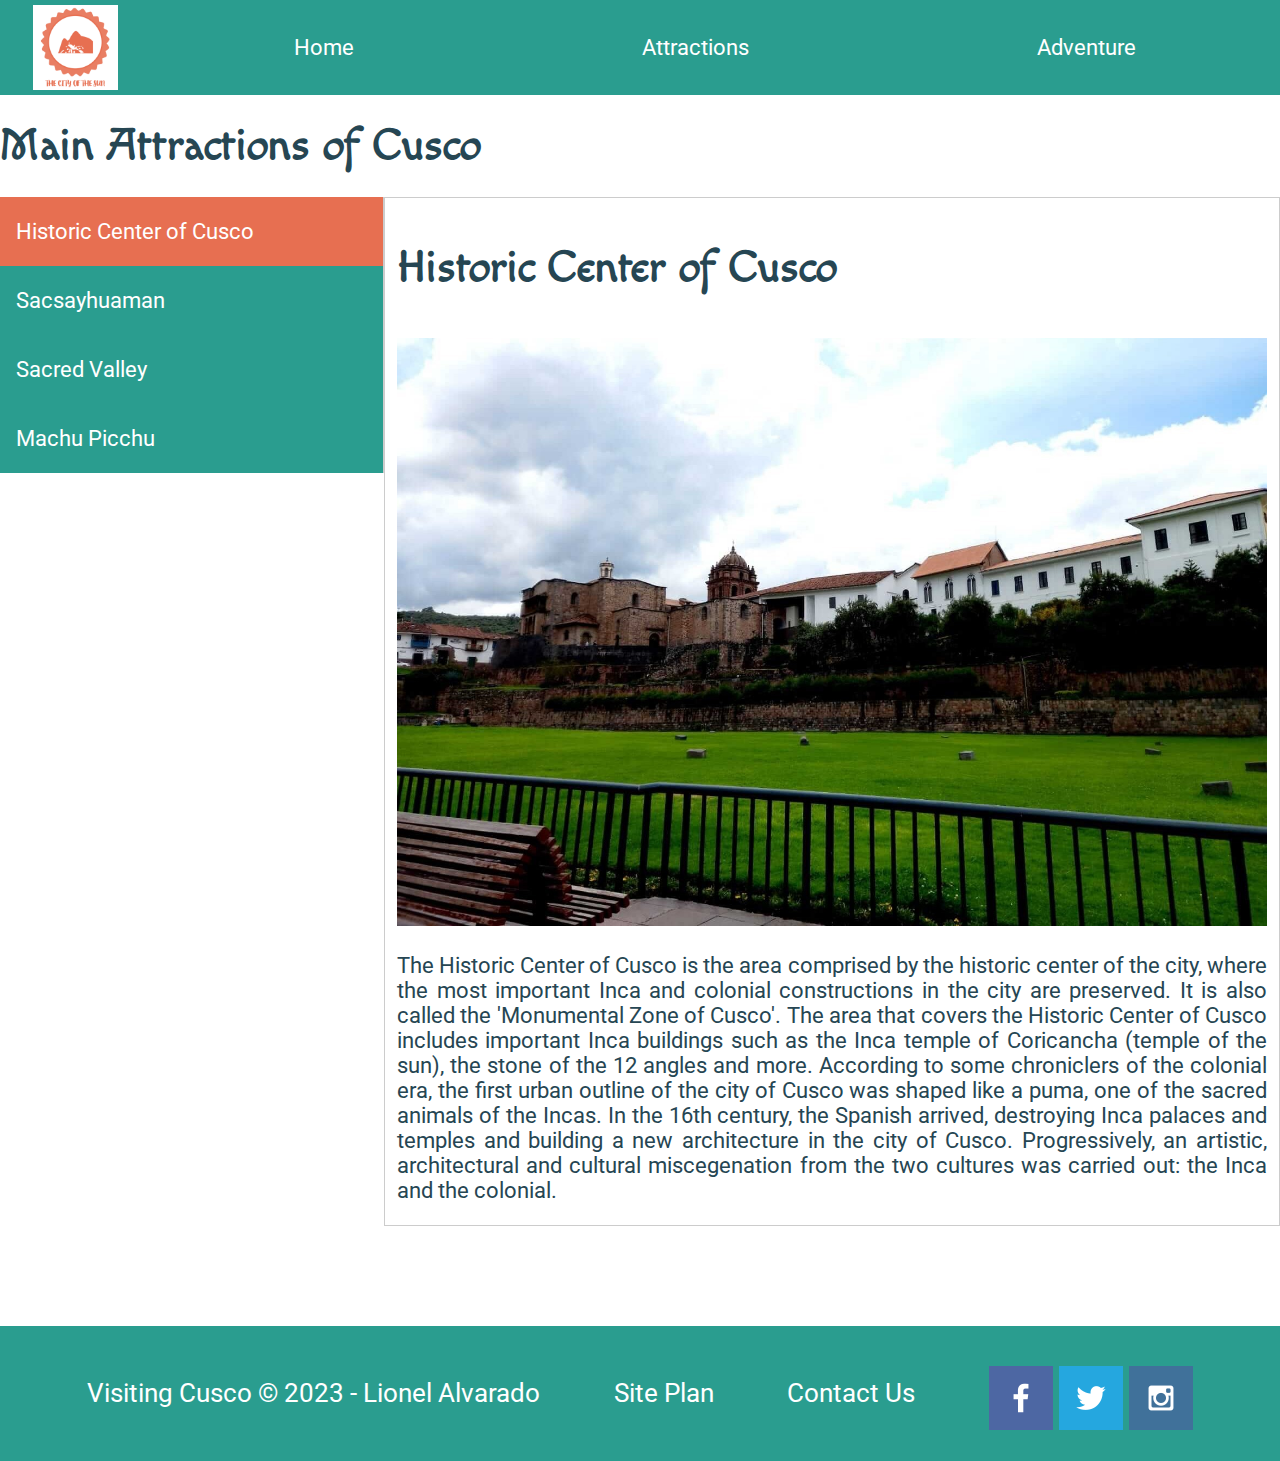
<file: visitingcusco/attractions.html>
<!DOCTYPE html>
<html lang="en">
<head>
    <meta charset="UTF-8">
    <meta http-equiv="X-UA-Compatible" content="IE=edge">
    <meta name="viewport" content="width=device-width, initial-scale=1.0">
    <title>Attractions</title>
    <link rel="stylesheet" href="styles/style.css">
</head>
<body>
    <div id="content">
        <header id="header-attract">
            <a id="logo_link" href="index.html">
                <img class="logo" src="images/vclogo.png" alt="Visiting Cusco Logo">
            </a>
            <nav>
                <a href="index.html">Home</a>
                <a href="attractions.html">Attractions</a>
                <a href="adventure.html">Adventure</a>
            </nav>
        </header>
        <main class="attract-grid">

            <h2 id="attract-title">Main Attractions of Cusco</h2>

            <div class="tab">
                <button class="tablinks" onclick="openCity(event, 'h-center')" id="defaultOpen">Historic Center of Cusco</button>
                <button class="tablinks" onclick="openCity(event, 'sacsayhuaman')">Sacsayhuaman</button>
                <button class="tablinks" onclick="openCity(event, 'sacred-valley')">Sacred Valley</button>
                <button class="tablinks" onclick="openCity(event, 'machu-picchu')">Machu Picchu</button>
            </div>
              
            <div id="h-center" class="tabcontent">
                <h3>Historic Center of Cusco</h3>
                <img class="tabcont-img" src="images/attractions-img-3.jpg" alt="Coricancha">
                <p>
                  The Historic Center of Cusco is the area comprised by the historic center of the city, where the most important Inca and colonial constructions in the city are preserved. It is also called the 'Monumental Zone of Cusco'.
                  The area that covers the Historic Center of Cusco includes important Inca buildings such as the Inca temple of Coricancha (temple of the sun), the stone of the 12 angles and more.
                  According to some chroniclers of the colonial era, the first urban outline of the city of Cusco was shaped like a puma, one of the sacred animals of the Incas.
                  In the 16th century, the Spanish arrived, destroying Inca palaces and temples and building a new architecture in the city of Cusco. Progressively, an artistic, architectural and cultural miscegenation from the two cultures was carried out: the Inca and the colonial.
              </p>
            </div>
              
            <div id="sacsayhuaman" class="tabcontent">
                <h3>Sacsayhuaman</h3>
                <img class="tabcont-img" src="images/attractions-img-4.jpg" alt="Sacsayhuaman">
                <p>
                  Sacsayhuaman is an Inca fortress located on the outskirts of Cusco, Peru. It is one of the most important archaeological complexes of the Inca Empire and is made up of three parallel walls of gigantic stones that are assembled with great precision without using any type of mortar. Contemplating its harmonious carved stone structures make its construction process somewhat difficult for the visitor to imagine and explain.
                  It is considered a masterpiece of Andean architecture and engineering. The main characteristic of this cyclopean construction are its large stone blocks, some of which are more than 9 meters high and weigh 100 tons. In the back area of the complex, the Inti Raymi ceremony, also known as the 'Fiesta del Sol', is held every June 24.
              </p>
            </div>
              
            <div id="sacred-valley" class="tabcontent">
                <h3>Sacred Valley</h3>
                <img class="tabcont-img" src="images/attractions-img-2.jpg" alt="Sacred Valley">
                <p>
                  The Sacred Valley of the Incas is a region of the Peruvian Andes that is home to numerous archaeological sites and indigenous peoples who keep their ancestral culture intact.
                  The valley is crossed by the Vilcanota-Urubamba river, which was considered sacred by the Incas, since it represented the terrestrial counterpart of the Milky Way.
                  Among the main attractions of the Sacred Valley are the citadels of Pisac, Ollantaytambo and Chinchero, which were built by the Incas Pachacuti and Tupac Yupanqui in the 15th century.
              </p>
            </div>
              
            <div id="machu-picchu" class="tabcontent">
                  <h3>Machu Picchu</h3>
                  <img class="tabcont-img" src="images/attractions-img-1.jpg" alt="Machu Picchu">
                  <p>
                      Machu Picchu is an ancient Inca city built in the 15th century. It is located in the Eastern Cordillera of southern Peru, at 2,430 meters above sea level. Its name means "old mountain" in Quechua, the language of the Incas.
                      It is considered a masterpiece of Inca architecture and engineering, and one of the seven wonders of the world. In total, there are around 196 tourist spots within the citadel including archaeological complexes, squares, temples, water sources, monuments and residences; all intertwined with each other and with the natural environment.
                  </p>
            </div>
        </main>
        <footer class="footer-attract">
            <p>Visiting Cusco &copy; 2023 - Lionel Alvarado</p>
            <p><a href="site-plan.html">Site Plan</a></p>
            <p><a href="contactus.html">Contact Us</a></p>
            <div class="social">
                <a href="https://facebook.com" target="_blank">
                    <img src="images/facebook.png" alt="fb icon">
                </a>
                <a href="https://twitter.com" target="_blank">
                    <img src="images/twitter.png" alt="twitter icon">
                </a>
                <a href="https://instagram.com" target="blank">
                    <img src="images/instagram.png" alt="instagram icon">
                </a>
            </div>
        </footer>
    </div>
    <script>
        function openCity(evt, cityName) {
          var i, tabcontent, tablinks;
          tabcontent = document.getElementsByClassName("tabcontent");
          for (i = 0; i < tabcontent.length; i++) {
            tabcontent[i].style.display = "none";
          }
          tablinks = document.getElementsByClassName("tablinks");
          for (i = 0; i < tablinks.length; i++) {
            tablinks[i].className = tablinks[i].className.replace(" active", "");
          }
          document.getElementById(cityName).style.display = "block";
          evt.currentTarget.className += " active";
        }
        
        // Get the element with id="defaultOpen" and click on it
        document.getElementById("defaultOpen").click();
    </script>
</body>
</html>
</file>
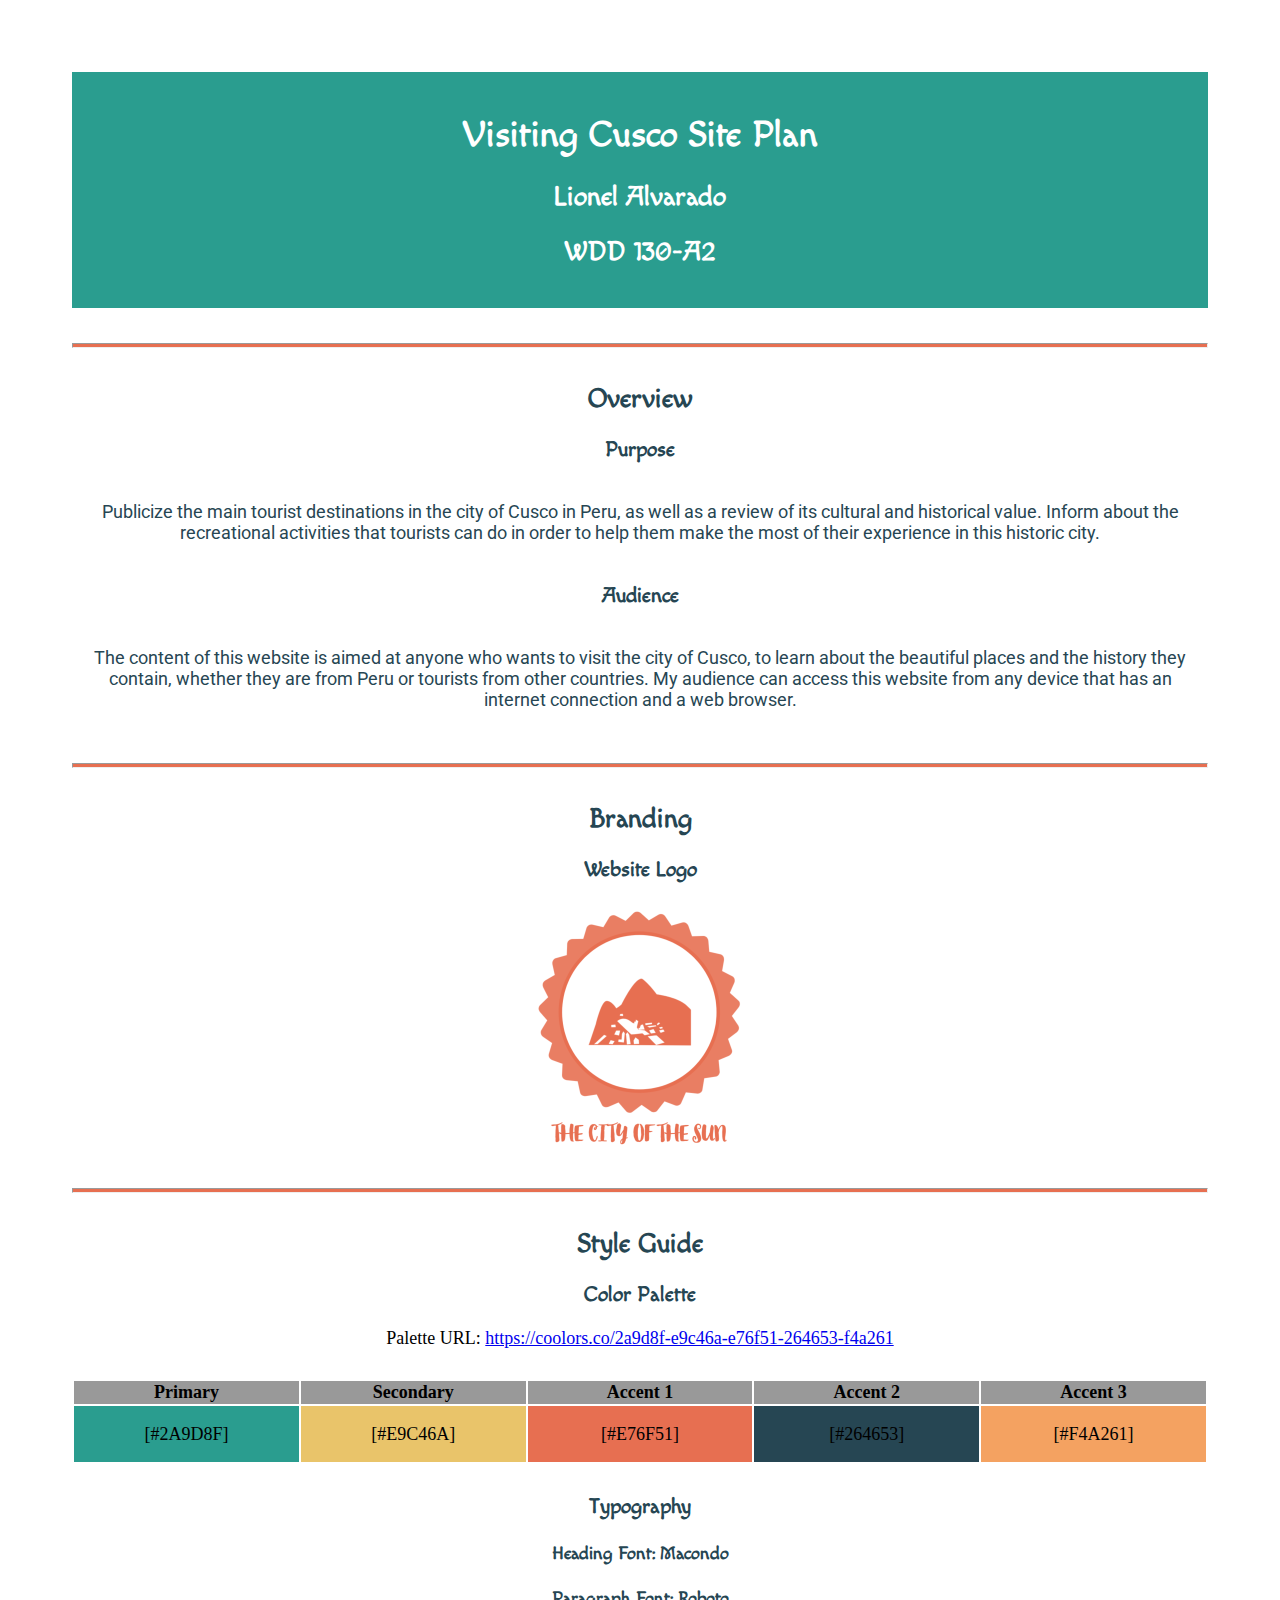
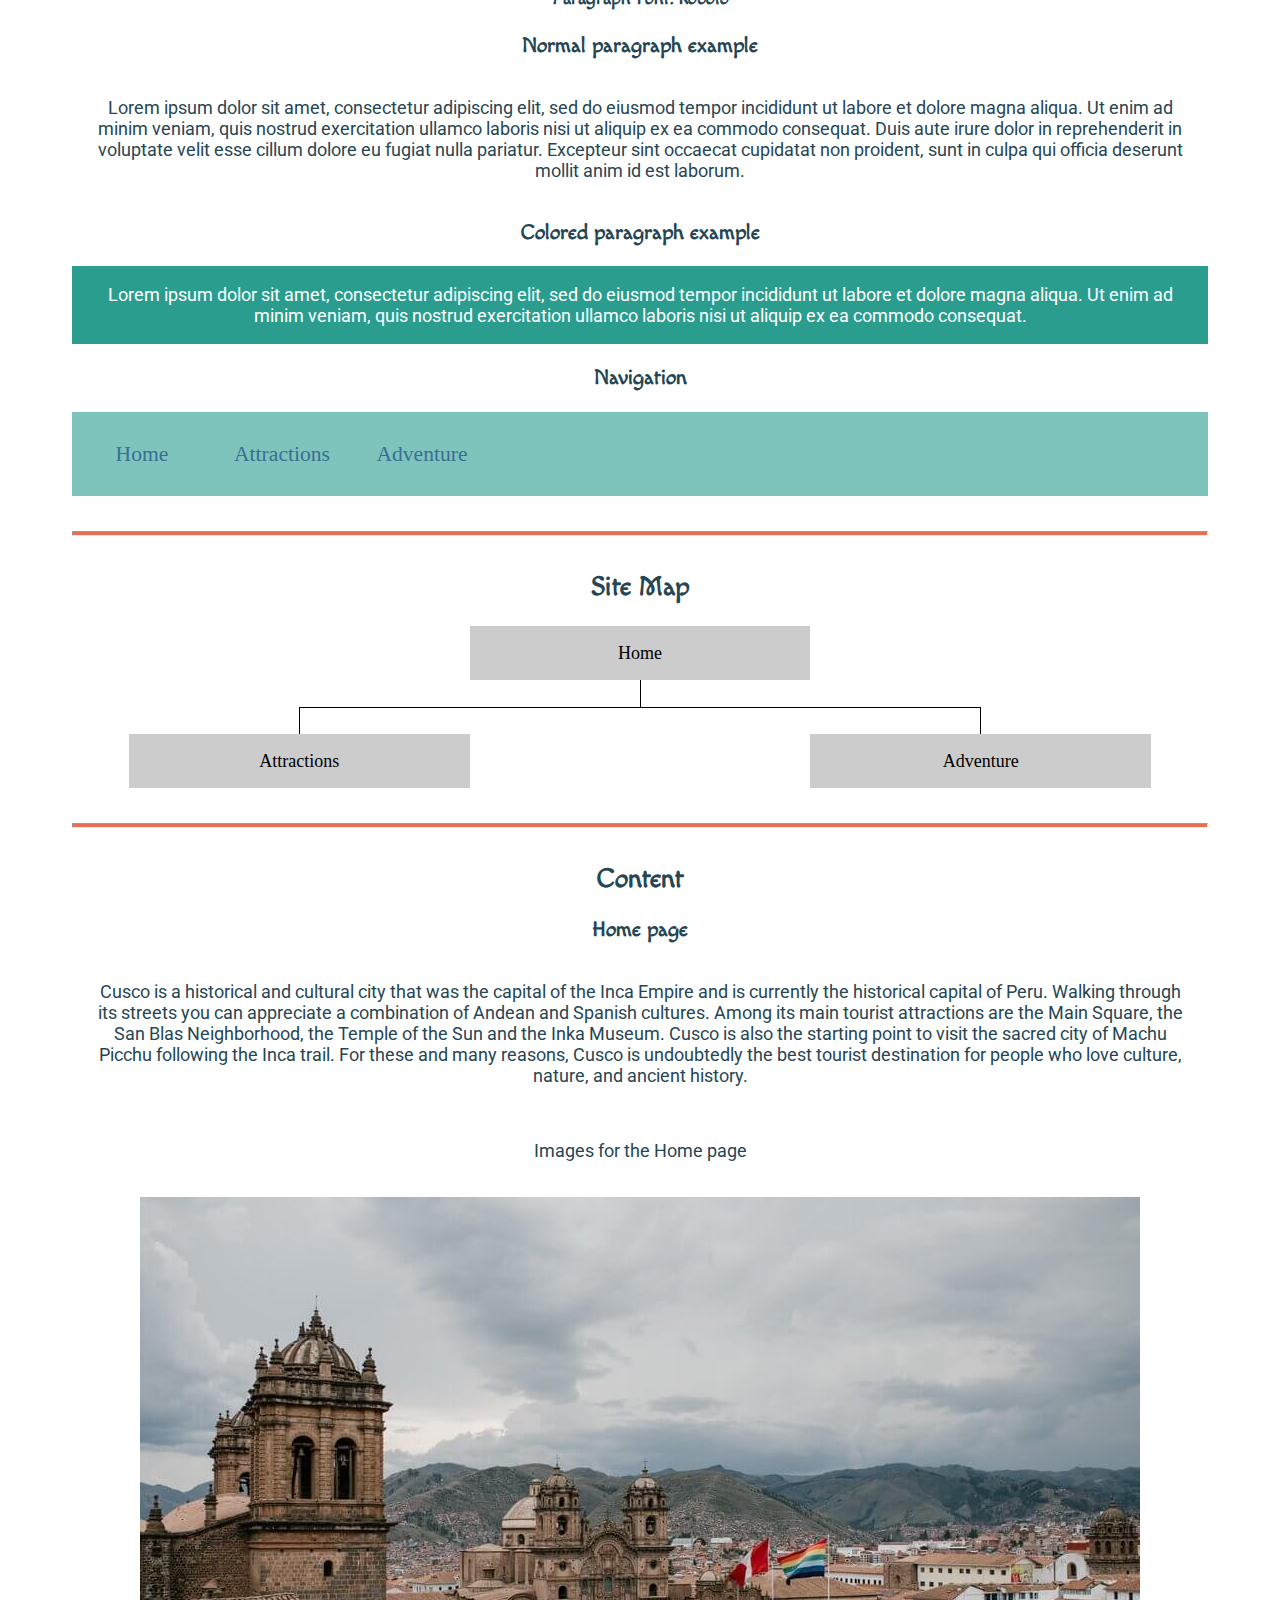
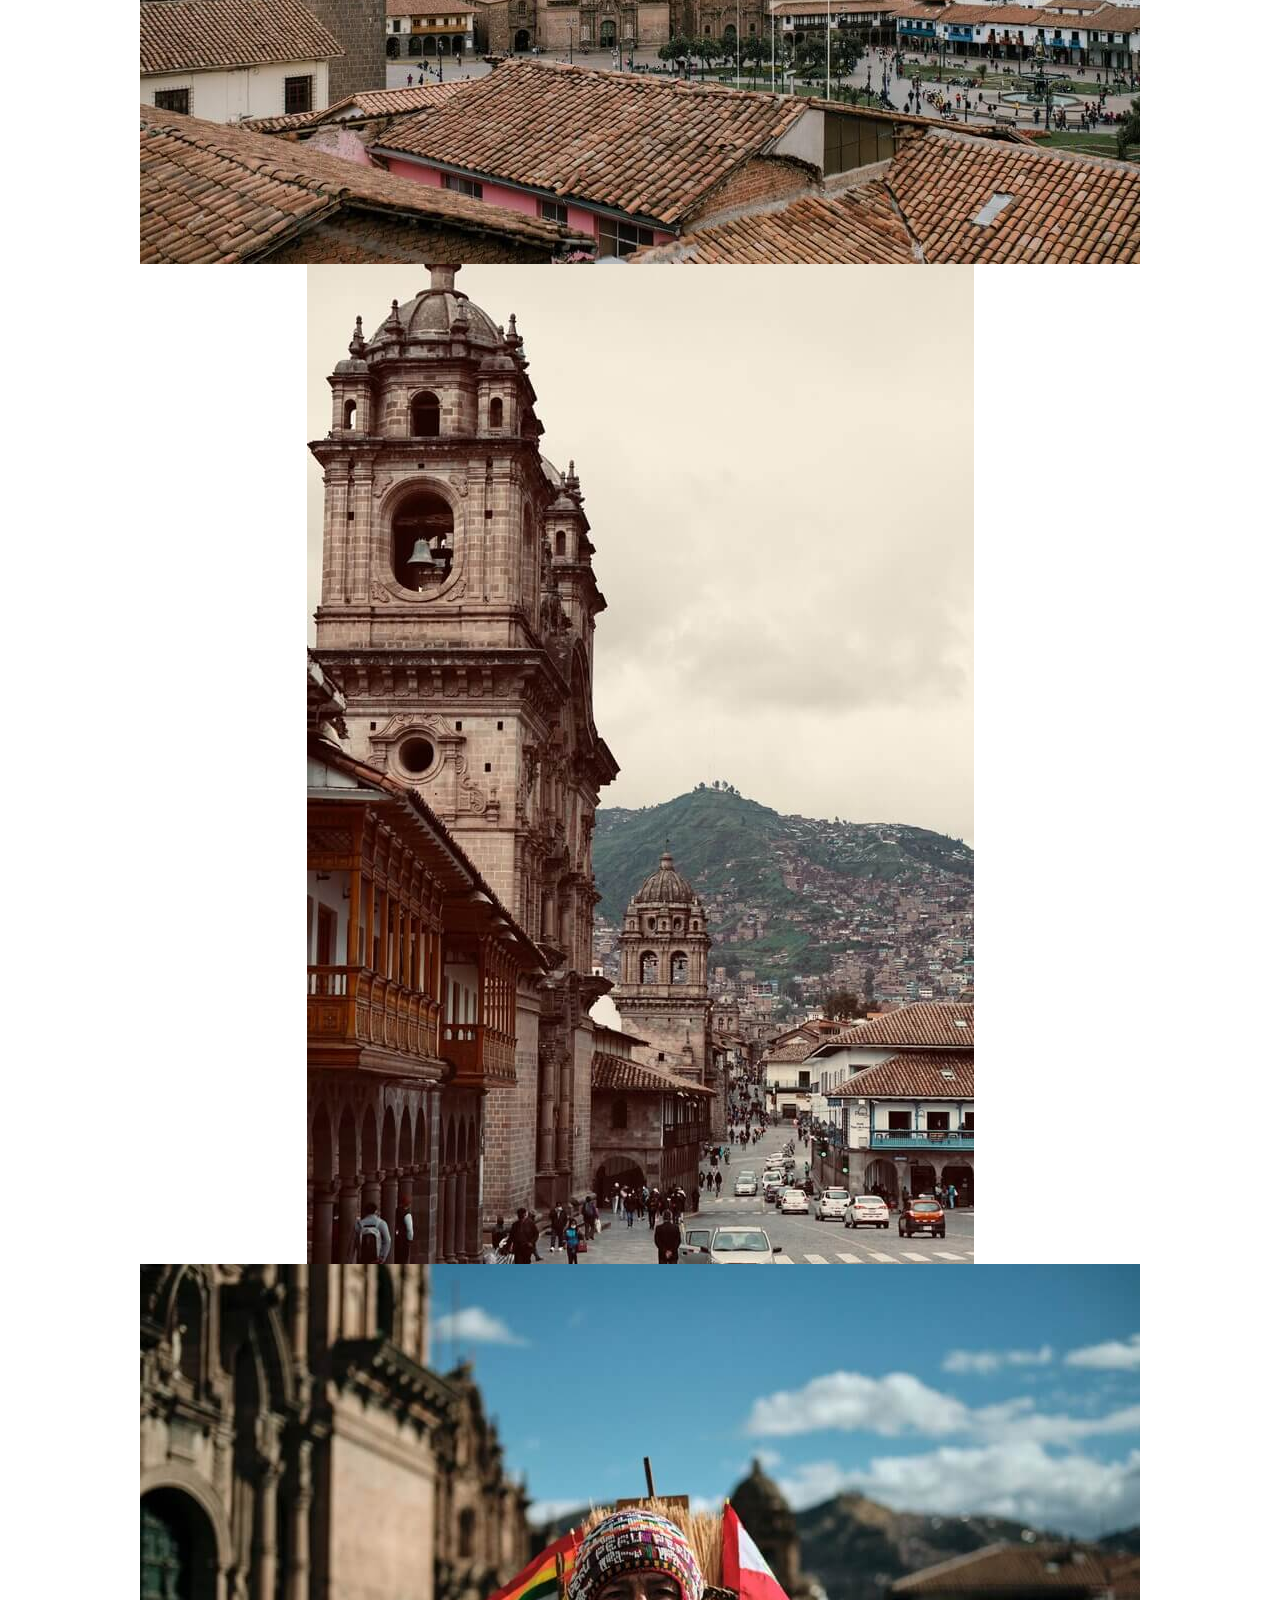
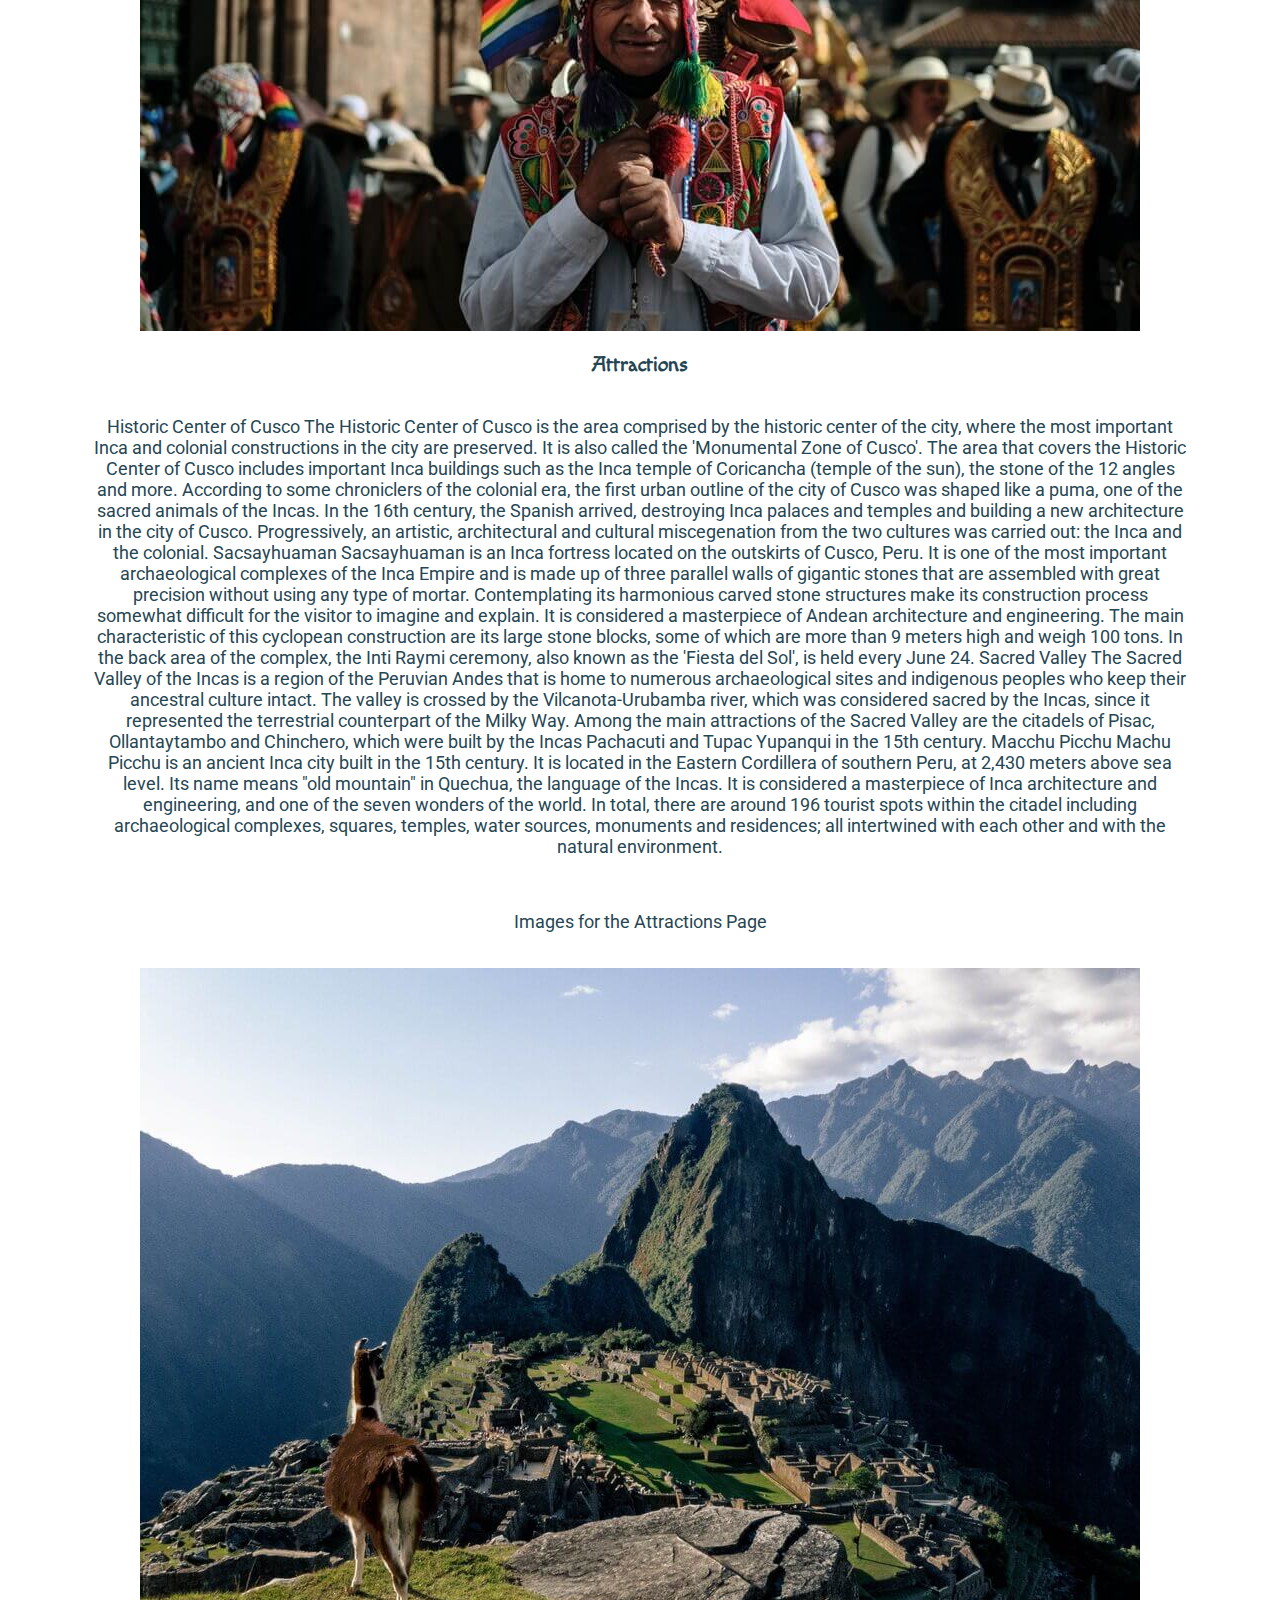
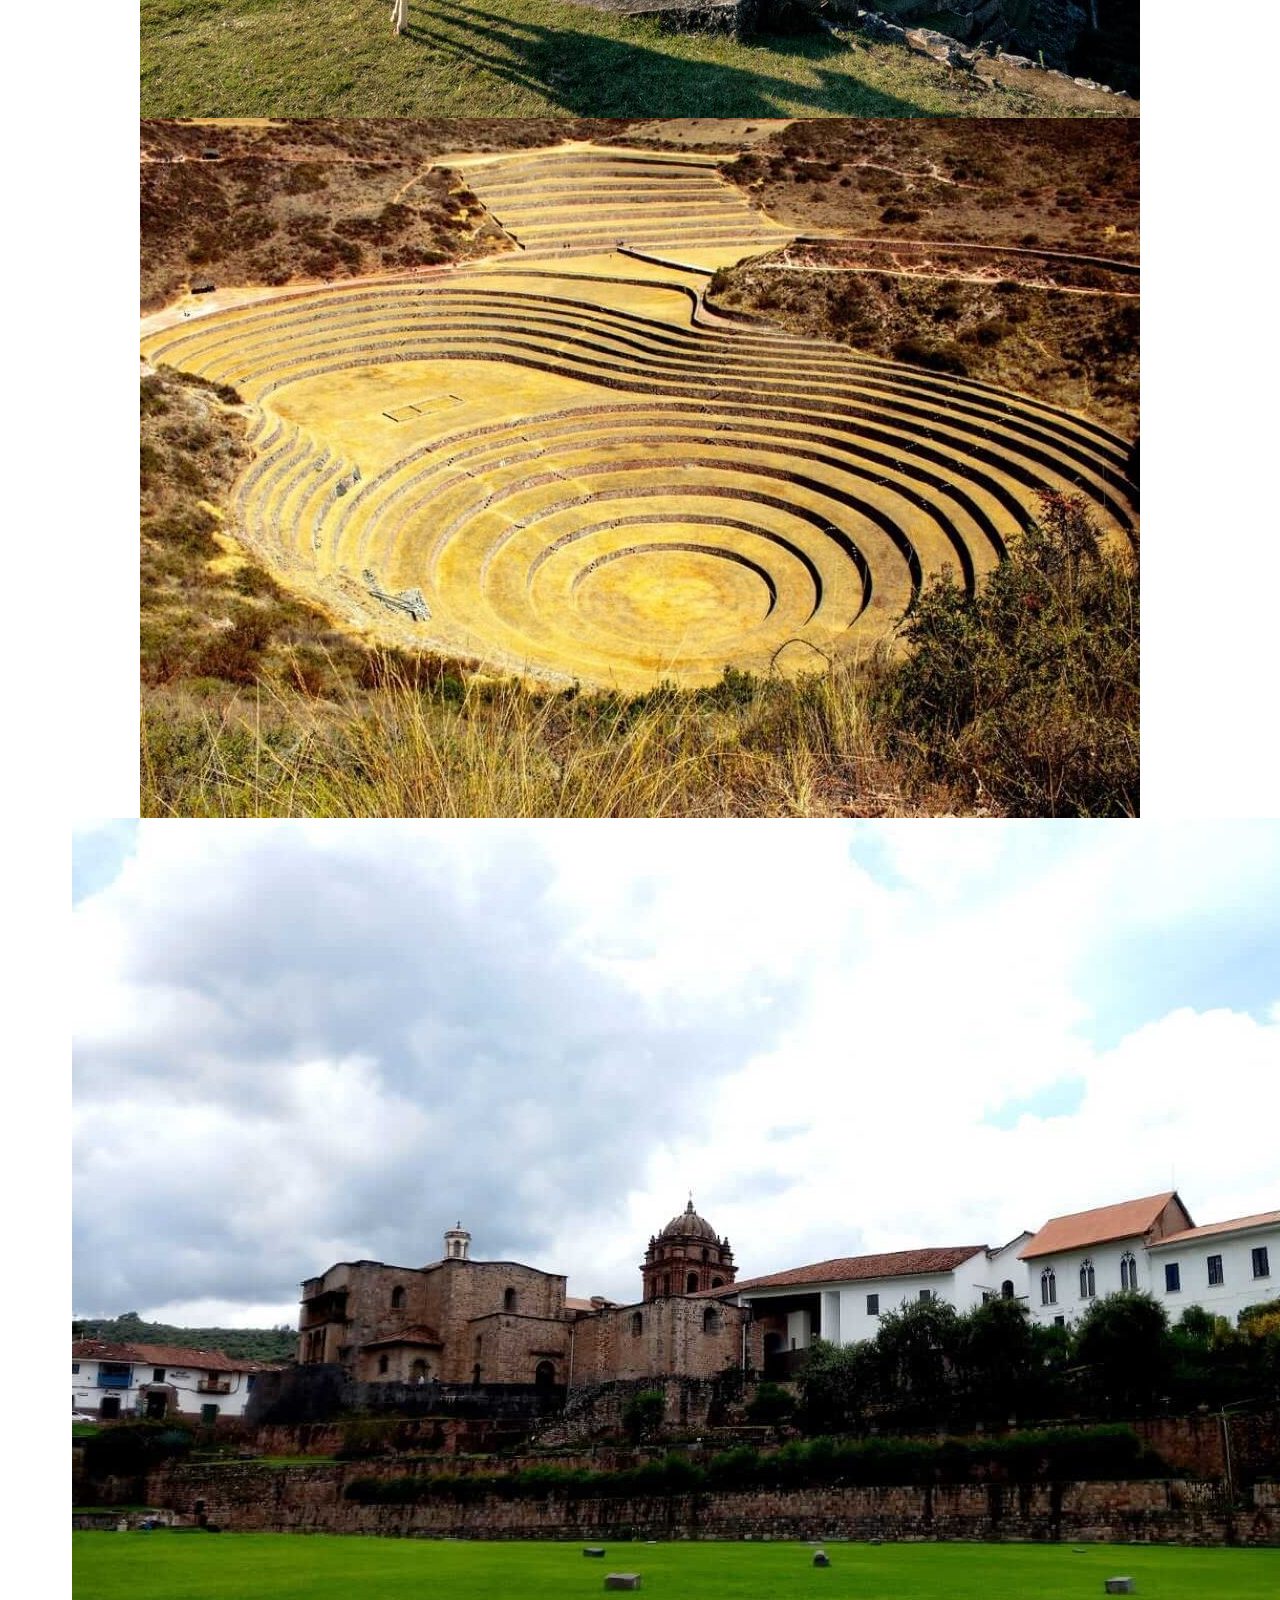
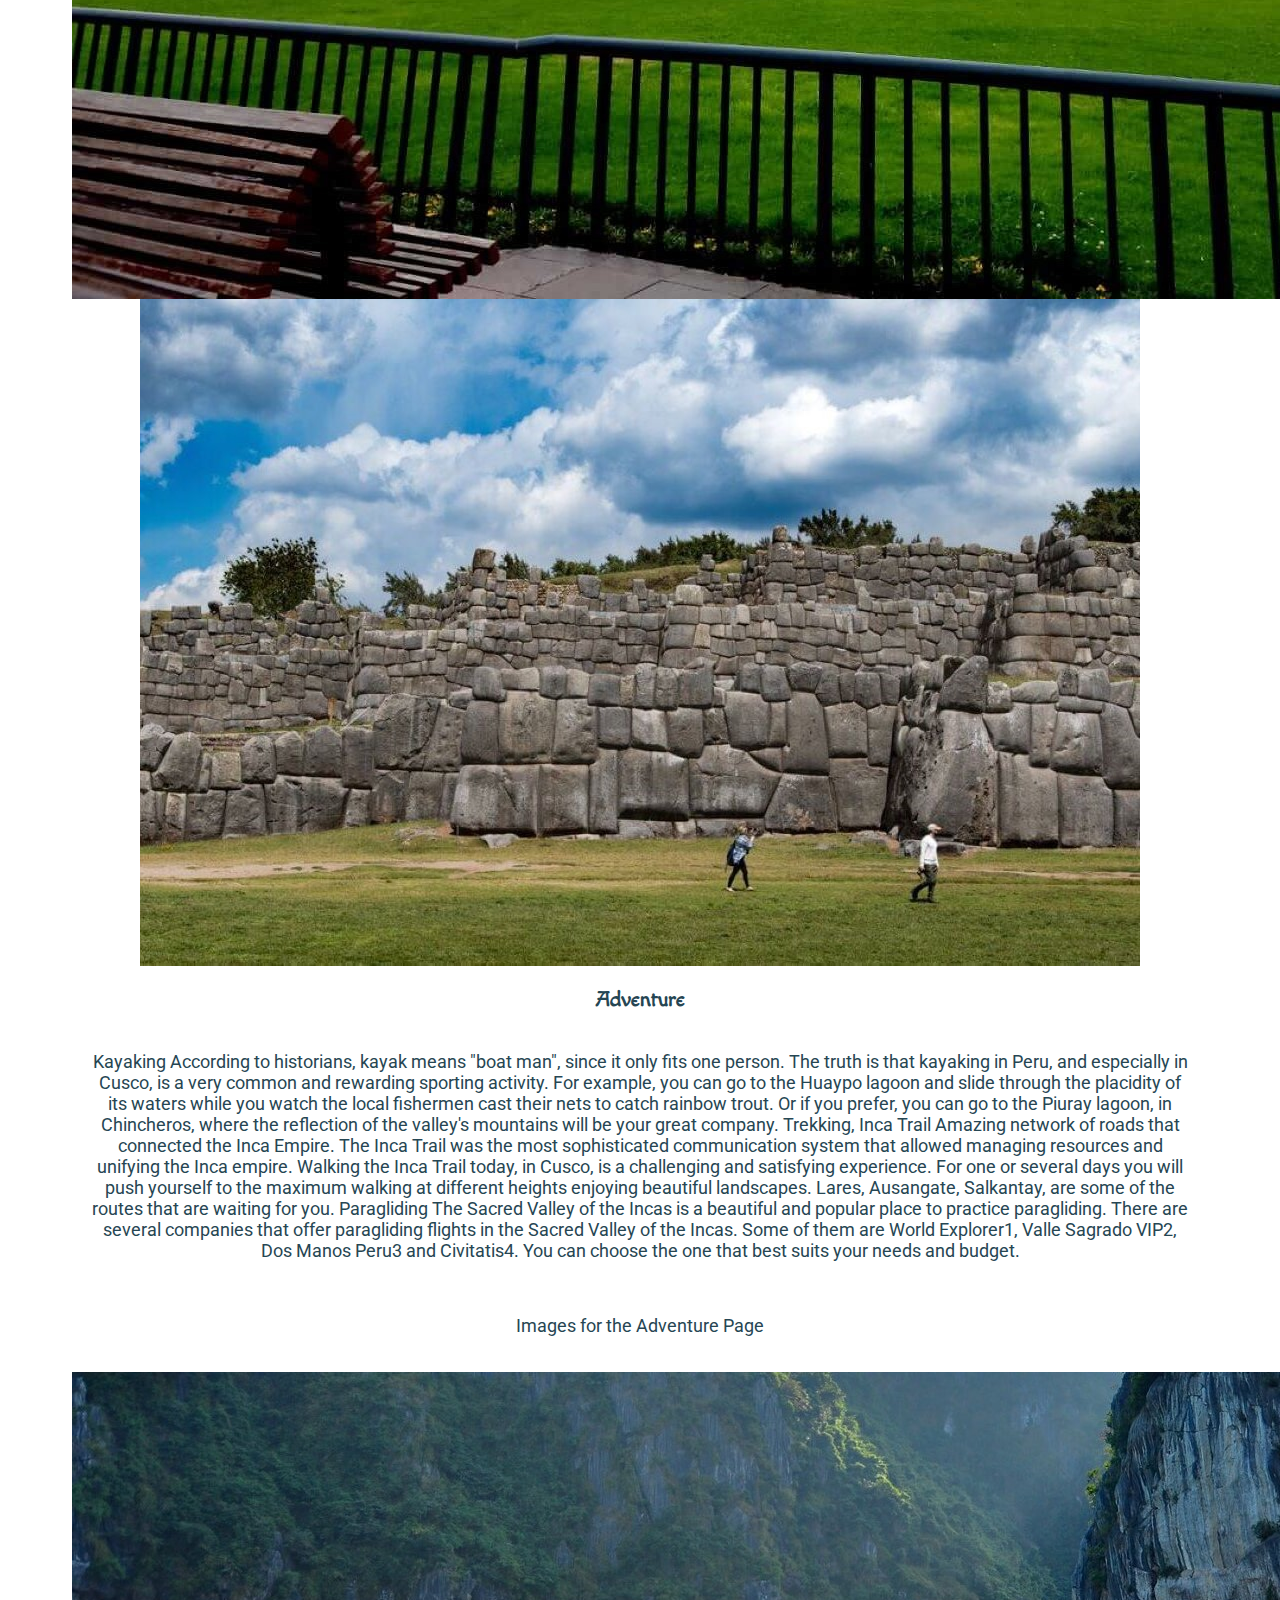
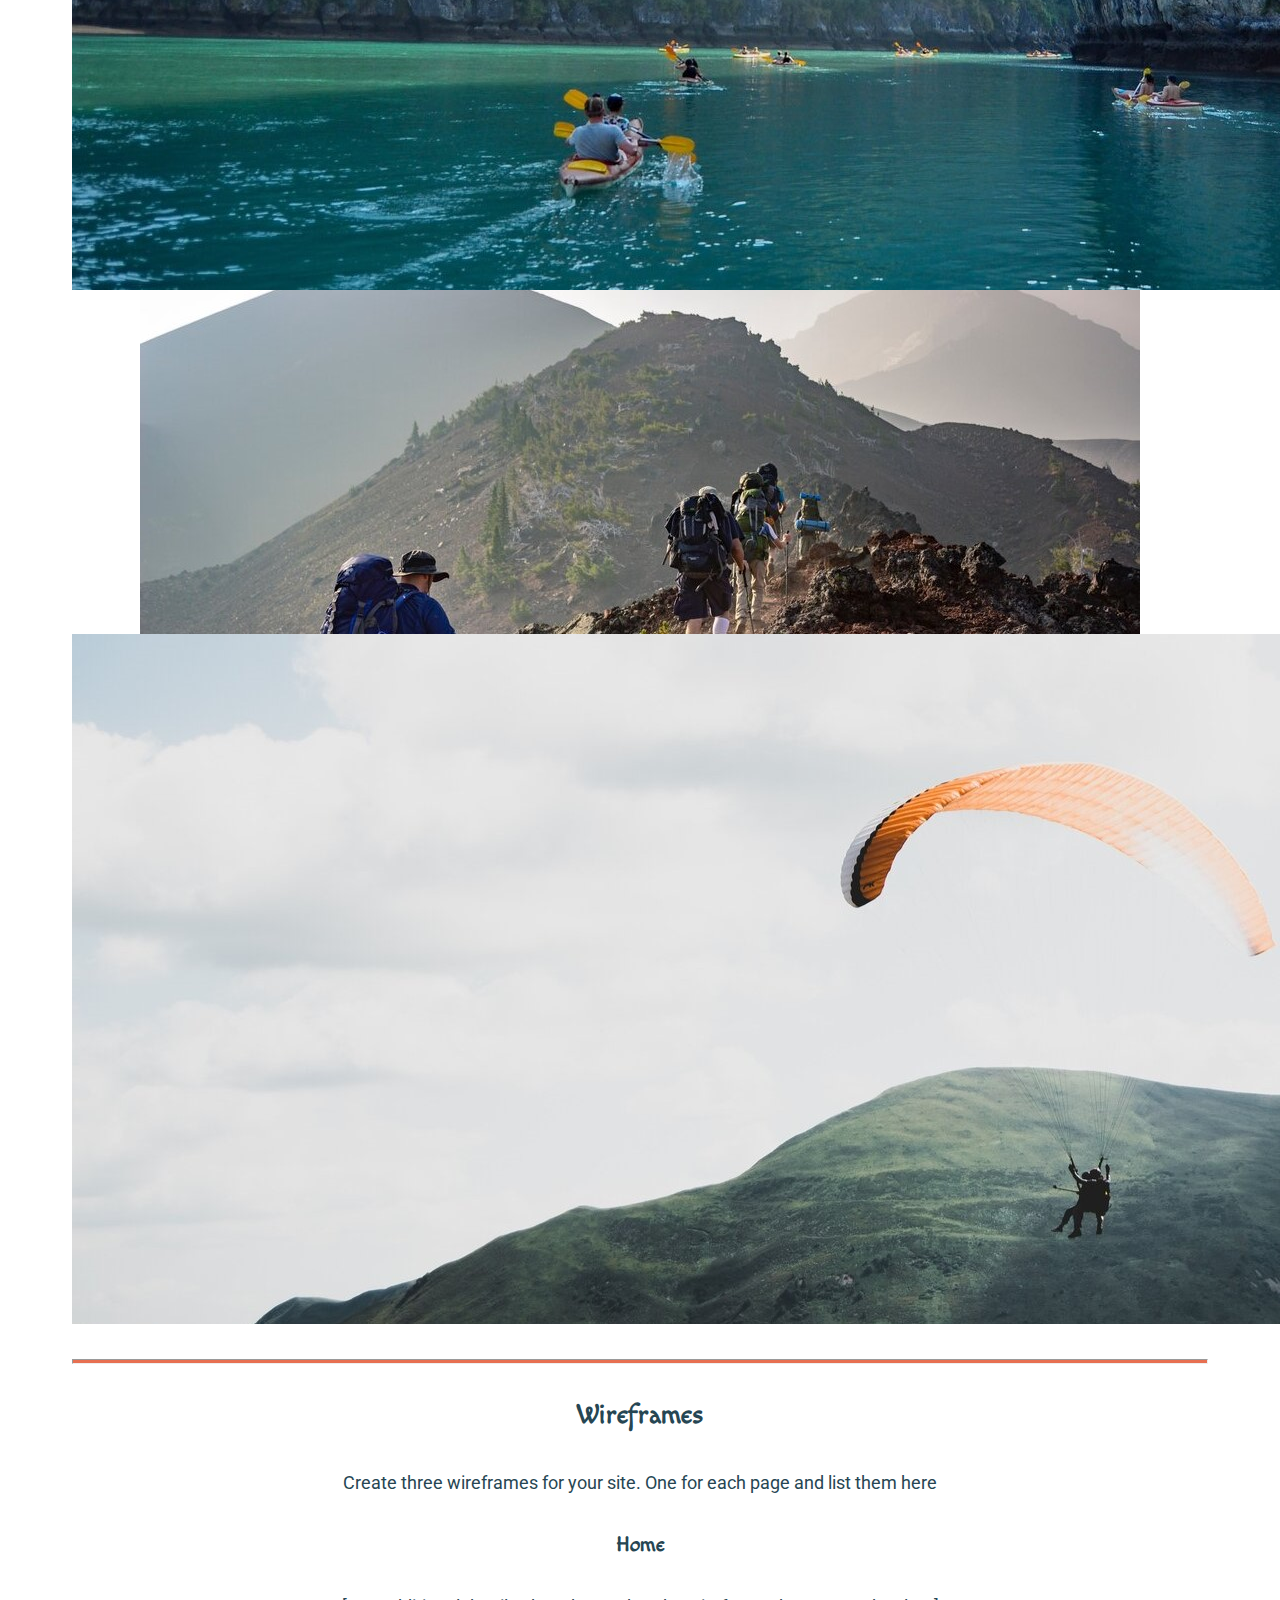
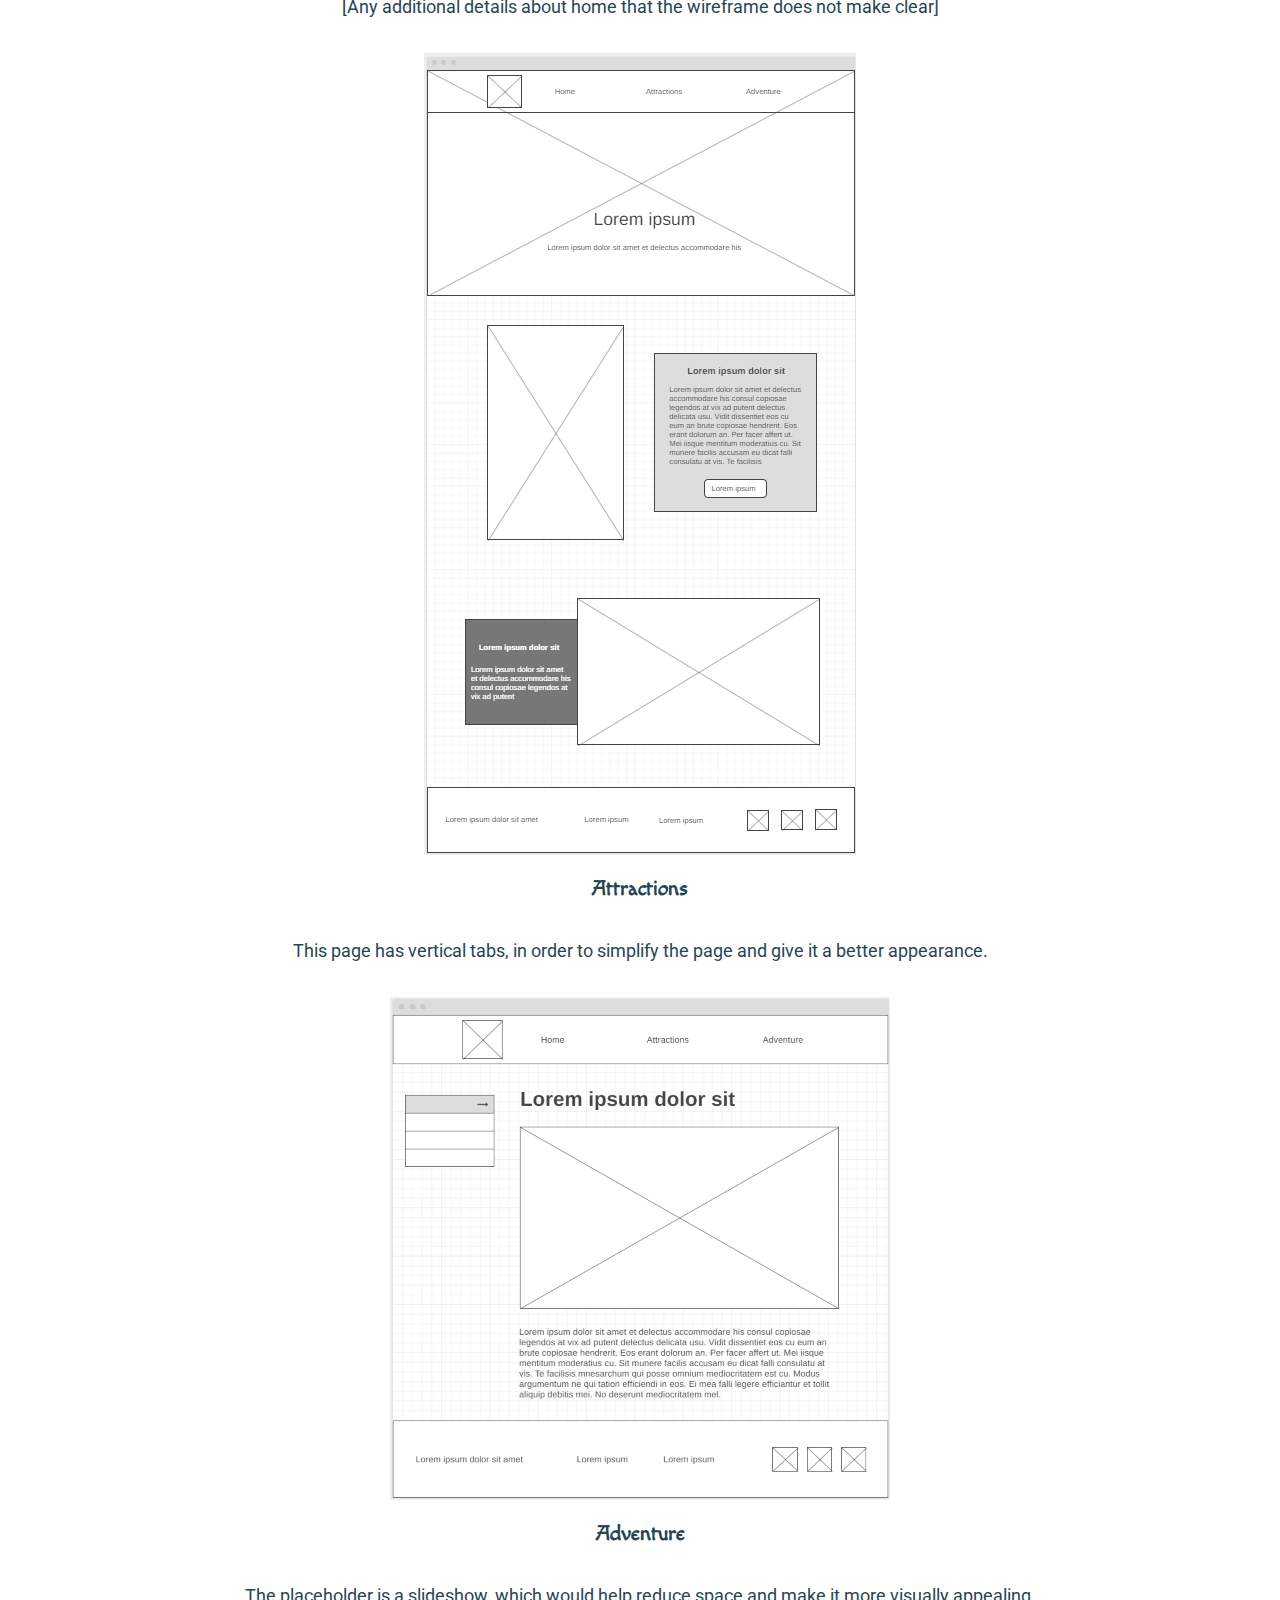
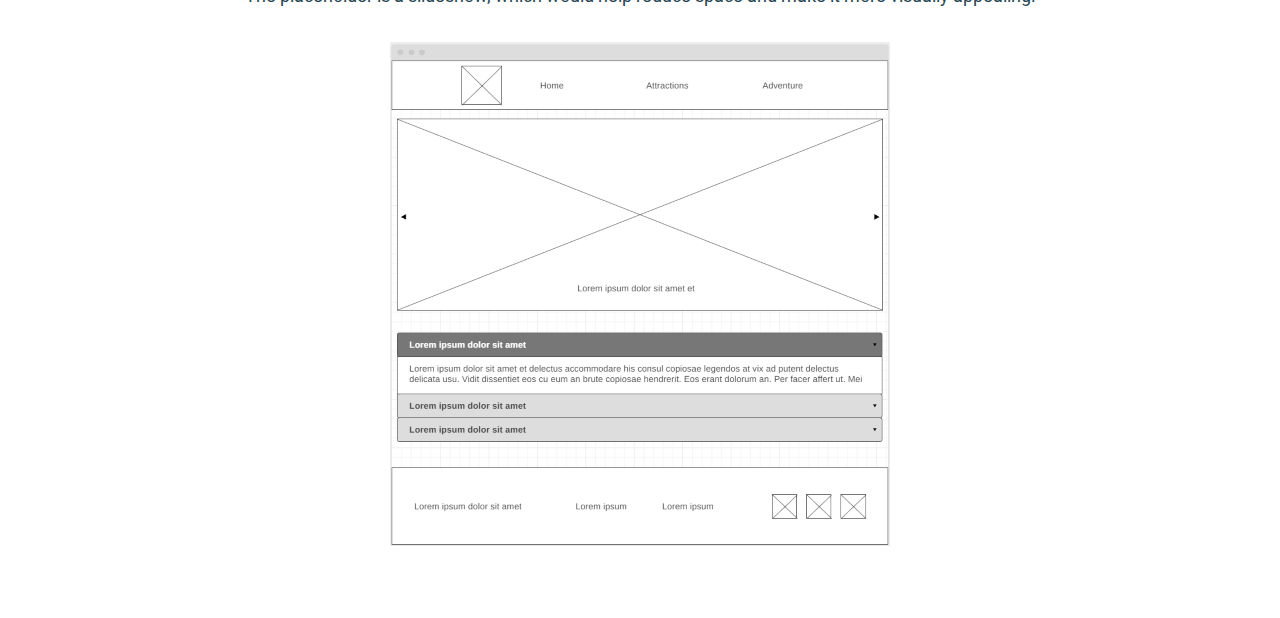
<file: visitingcusco/site-plan.html>
<!DOCTYPE html>
<html lang="en-us">
    
  <head>
    <meta charset="utf-8">
    <title>Site Plan</title>
    <link type="text/css" rel="stylesheet" href="styles/site-plan.css">
  </head>

  <body>
    <header>
      <h1>Visiting Cusco Site Plan</h1>
      <h2>Lionel Alvarado</h2>
      <h2>WDD 130-A2</h2>
      <!-- In the header above, add the name or your site, your name and class number. For example if you are in section 3 you would put WDD 130.03 -->
    </header>
    <main>  

      <!-- ------------------------Steps 2-3------------------------------ -->
      <hr>
      <h2>Overview</h2>
      <h3>Purpose</h3>
      <p>
        Publicize the main tourist destinations in the city of Cusco in Peru, 
        as well as a review of its cultural and historical value. Inform about 
        the recreational activities that tourists can do in order to help them 
        make the most of their experience in this historic city.
      </p>  <!-- change this -->


      <h3>Audience</h3>
      <p>
        The content of this website is aimed at anyone who wants to visit the 
        city of Cusco, to learn about the beautiful places and the history they 
        contain, whether they are from Peru or tourists from other countries. 
        My audience can access this website from any device that has an internet 
        connection and a web browser.
      </p>  <!-- change this -->

      <hr>
      <h2>Branding</h2>
      <h3>Website Logo</h3>
      <!-- Replace this with some sort of logo for your site.  A logo can be as simple as the name of your site in a nice font :) -->
      <img src="images/vclogo.png" alt="Logo image">
      <hr>
      <h2>
        Style Guide
      </h2>

      <!-- ------------------------Steps 4-8------------------------------ -->

      <h3>
        Color Palette
      </h3>
      <!--  The colors you choose for a website are one of the most important decisions you will make. Follow the instructions on the activity in iLearn then return and replace the color codes below with the hex color codes (the 6 digit numbers that show at the bottom of each color) for the colors you have chosen below.  You should have at least 2 colors but do not have to fill in all 4 if you do not need them.  -->

      <!-- Copy and paste the URL to your finished palette below Make sure to paste it into both spots -->
      Palette URL: <a href="https://coolors.co/2a9d8f-e9c46a-e76f51-264653-f4a261" target="_blank">https://coolors.co/2a9d8f-e9c46a-e76f51-264653-f4a261</a>


      <table class="colors">
        <tr><th>Primary</th><th>Secondary</th><th>Accent 1</th><th>Accent 2</th><th>Accent 3</th></tr>
        <!-- Replace the numbers in the boxes below with your hex color codes. Then switch to the site-plan.css file and change your colors there as well. -->
        <tr><td class="primary">[#2A9D8F]</td><td class="secondary">[#E9C46A]</td><td class="accent1">[#E76F51]</td><td class="accent2">[#264653]</td><td class="accent3">[#F4A261]</td></tr>
      </table>

      <!-- ------------------------Step 9------------------------------ -->

      <h3>
        Typography
      </h3>
      <!-- Choose a font for your paragraphs (body copy) and headlines. What font(s) have you chosen? Why did you choose what you did?  Make sure to review the list of web safe fonts at W3Schools.org as a starting point.  Think also about which of your colors above you might use for background and font colors. -->

      <h4>
        Heading Font: Macondo  <!-- change this -->
      </h4>
      <h4>
        Paragraph Font: Roboto  <!-- change this -->
      </h4>
      <h3>
        Normal paragraph example
      </h3>
      <p>
        Lorem ipsum dolor sit amet, consectetur adipiscing elit, sed do eiusmod tempor incididunt ut labore et dolore magna aliqua. Ut enim ad minim veniam, quis nostrud exercitation ullamco laboris nisi ut aliquip ex ea commodo consequat. Duis aute irure dolor in reprehenderit in voluptate velit esse cillum dolore eu fugiat nulla pariatur. Excepteur sint occaecat cupidatat non proident, sunt in culpa qui officia deserunt mollit anim id est laborum.
      </p>
      <h3>
        Colored paragraph example
      </h3>
      <p class="colored">
        Lorem ipsum dolor sit amet, consectetur adipiscing elit, sed do eiusmod tempor incididunt ut labore et dolore magna aliqua. Ut enim ad minim veniam, quis nostrud exercitation ullamco laboris nisi ut aliquip ex ea commodo consequat. 
      </p>

      <!-- ------------------------Step 10------------------------------ -->

      <h3>
        Navigation
      </h3>
      <!-- Think about how you want your navigation bar to look. In the site-plan.css file change the colors to your colors to get the look you desire. --> 
      <nav>
        <a href="index.html">Home</a>
        <a href="attractions.html">Attractions</a>
        <a href="adventure.html">Adventure</a>
      </nav>
      <hr>
      <h2>
        Site Map
      </h2>
      <div class="sitemap">
        <div class="sm-home">
          Home
        </div>
        <div class="sm-page2">
          Attractions <!-- change this -->
        </div>
        <div class="sm-page3">
          Adventure  <!-- change this -->
        </div>

        <div class="top">
          &nbsp;
        </div>
        <div class="left">
          &nbsp;
        </div>
        <div class="right">
          &nbsp;
        </div>

      </div>

      <!-- --------Content Section -------------- -->
      <hr>
      <h2>
        Content
      </h2>
      <h3>Home page</h3>
      <p>
        Cusco is a historical and cultural city that was the capital of the Inca Empire and is currently the historical capital of Peru. Walking through its streets you can appreciate a combination of Andean and Spanish cultures.
        Among its main tourist attractions are the Main Square, the San Blas Neighborhood, the Temple of the Sun and the Inka Museum.
        Cusco is also the starting point to visit the sacred city of Machu Picchu following the Inca trail.
        For these and many reasons, Cusco is undoubtedly the best tourist destination for people who love culture, nature, and ancient history.
      </p>
      <p>Images for the Home page</p>
        <img src="images/home-img-1.jpg" alt="image for homepage">
        <img src="images/home-img-2.jpg" alt="image for homepage">
        <img src="images/home-img-3.jpg" alt="image for homepage">

      </ul>
      <h3>Attractions</h3>
      <p>
        Historic Center of Cusco
        The Historic Center of Cusco is the area comprised by the historic center of the city, where the most important Inca and colonial constructions in the city are preserved. It is also called the 'Monumental Zone of Cusco'.
        The area that covers the Historic Center of Cusco includes important Inca buildings such as the Inca temple of Coricancha (temple of the sun), the stone of the 12 angles and more.
        According to some chroniclers of the colonial era, the first urban outline of the city of Cusco was shaped like a puma, one of the sacred animals of the Incas.
        In the 16th century, the Spanish arrived, destroying Inca palaces and temples and building a new architecture in the city of Cusco. Progressively, an artistic, architectural and cultural miscegenation from the two cultures was carried out: the Inca and the colonial.
        Sacsayhuaman
        Sacsayhuaman is an Inca fortress located on the outskirts of Cusco, Peru. It is one of the most important archaeological complexes of the Inca Empire and is made up of three parallel walls of gigantic stones that are assembled with great precision without using any type of mortar. Contemplating its harmonious carved stone structures make its construction process somewhat difficult for the visitor to imagine and explain.
        It is considered a masterpiece of Andean architecture and engineering. The main characteristic of this cyclopean construction are its large stone blocks, some of which are more than 9 meters high and weigh 100 tons. In the back area of the complex, the Inti Raymi ceremony, also known as the 'Fiesta del Sol', is held every June 24.
        Sacred Valley
        The Sacred Valley of the Incas is a region of the Peruvian Andes that is home to numerous archaeological sites and indigenous peoples who keep their ancestral culture intact.
        The valley is crossed by the Vilcanota-Urubamba river, which was considered sacred by the Incas, since it represented the terrestrial counterpart of the Milky Way.
        Among the main attractions of the Sacred Valley are the citadels of Pisac, Ollantaytambo and Chinchero, which were built by the Incas Pachacuti and Tupac Yupanqui in the 15th century.
        Macchu Picchu   
        Machu Picchu is an ancient Inca city built in the 15th century. It is located in the Eastern Cordillera of southern Peru, at 2,430 meters above sea level. Its name means "old mountain" in Quechua, the language of the Incas.
        It is considered a masterpiece of Inca architecture and engineering, and one of the seven wonders of the world. In total, there are around 196 tourist spots within the citadel including archaeological complexes, squares, temples, water sources, monuments and residences; all intertwined with each other and with the natural environment.
      </p>
      <p>Images for the Attractions Page</p>
        <img src="images/attractions-img-1.jpg" alt="image for attractions">
        <img src="images/attractions-img-2.jpg" alt="image for attractions">
        <img src="images/attractions-img-3.jpg" alt="image for attractions">
        <img src="images/attractions-img-4.jpg" alt="image for attractions">

      </ul>
      <h3>Adventure</h3>
      <p>
        Kayaking
        According to historians, kayak means "boat man", since it only fits one person. The truth is that kayaking in Peru, and especially in Cusco, is a very common and rewarding sporting activity.
        For example, you can go to the Huaypo lagoon and slide through the placidity of its waters while you watch the local fishermen cast their nets to catch rainbow trout.
        Or if you prefer, you can go to the Piuray lagoon, in Chincheros, where the reflection of the valley's mountains will be your great company.
        Trekking, Inca Trail
        Amazing network of roads that connected the Inca Empire. The Inca Trail was the most sophisticated communication system that allowed managing resources and unifying the Inca empire.
        Walking the Inca Trail today, in Cusco, is a challenging and satisfying experience. For one or several days you will push yourself to the maximum walking at different heights enjoying beautiful landscapes. Lares, Ausangate, Salkantay, are some of the routes that are waiting for you.
        Paragliding
        The Sacred Valley of the Incas is a beautiful and popular place to practice paragliding. There are several companies that offer paragliding flights in the Sacred Valley of the Incas. Some of them are World Explorer1, Valle Sagrado VIP2, Dos Manos Peru3 and Civitatis4. You can choose the one that best suits your needs and budget.
      </p>
      <p>Images for the Adventure Page</p>
        <img src="images/adventure-img-1.jpg" alt="image for adventure">
        <img src="images/adventure-img-2.jpg" alt="image for adventure">
        <img src="images/adventure-img-3.jpg" alt="image for adventure">

      </ul>
      <hr>
      <h2>
        Wireframes
      </h2>
      <p>
        Create three wireframes for your site. One for each page and list them here</p>

      <h3>Home</h3>
      <p>         
        [Any additional details about home that the wireframe does not make clear]
      </p>
      <img src="images/home-wireframe.png" alt="home page wireframe">

      <h3>Attractions</h3>
      <p>         
        This page has vertical tabs, in order to simplify the page and give it a better appearance.
      </p>
      <img src="images/attractions-wireframe.png" alt="attractions page wireframe">

      <h3>Adventure</h3>
      <p>         
        The placeholder is a slideshow, which would help reduce space and make it more visually appealing.
      </p>
      <img src="images/adventure-wireframe.png" alt="adventure page wireframe">
    </main>
  </body>

</html>
</file>
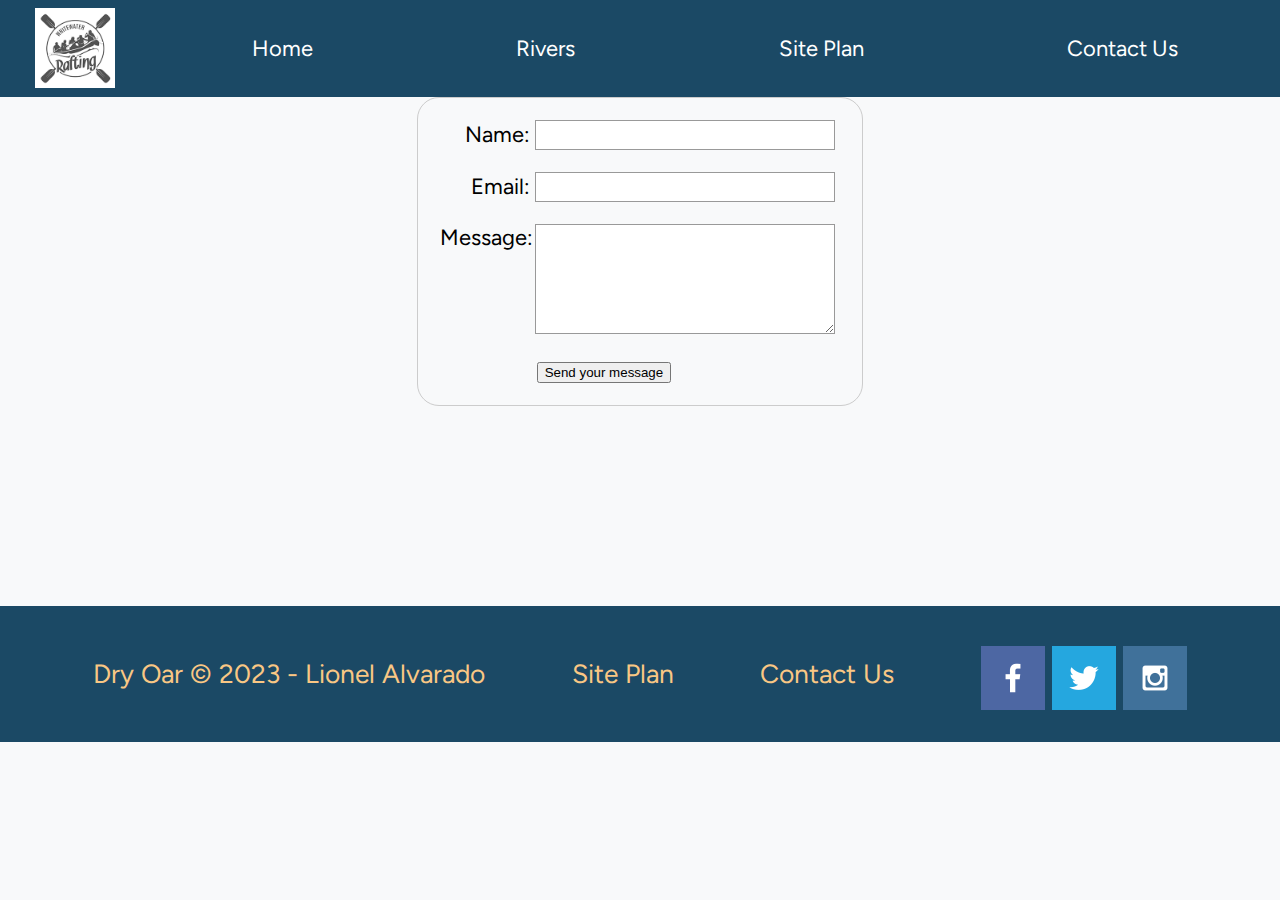
<file: wwr/contactus.html>
<!DOCTYPE html>
<html lang="en">
<head>
    <meta charset="UTF-8">
    <meta http-equiv="X-UA-Compatible" content="IE=edge">
    <meta name="viewport" content="width=device-width, initial-scale=1.0">
    <title>Contact Us</title>
    <link rel="stylesheet" href="styles/style.css">
    <style>
        form {
        /* Center the form on the page */
        margin: 0 auto;
        width: 400px;
        /* Form outline */
        padding: 1em;
        border: 1px solid #ccc;
        border-radius: 1em;
        }

        ul {
        list-style: none;
        padding: 0;
        margin: 0;
        }

        form li + li {
        margin-top: 1em;
        }

        label {
        /* Uniform size & alignment */
        display: inline-block;
        width: 90px;
        text-align: right;
        }

        input,
        textarea {
        /* To make sure that all text fields have the same font settings
            By default, textareas have a monospace font */
        font: 1em sans-serif;

        /* Uniform text field size */
        width: 300px;
        box-sizing: border-box;

        /* Match form field borders */
        border: 1px solid #999;
        }

        input:focus,
        textarea:focus {
        /* Additional highlight for focused elements */
        border-color: #000;
        }

        textarea {
        /* Align multiline text fields with their labels */
        vertical-align: top;

        /* Provide space to type some text */
        height: 5em;
        }

        .button {
        /* Align buttons with the text fields */
        padding-left: 90px; /* same size as the label elements */
        }

        button {
        /* This extra margin represent roughly the same space as the space
            between the labels and their text fields */
        margin-left: 0.5em;
        }
        #feedback {
        background-color: antiquewhite;
        position: absolute;
        top: 0;
        left: 0;
        right: 0;
        padding: .5em;
        /* make this element invisible until we are ready for it */
        display: none;      
        }
        .moveDown {
        margin-top: 3em;
        }
    </style>
</head>
<body>
    <div id="content">
        <header id="header-rivers">
            <a id="logo_link" href="index.html">
                <img class="logo" src="images/wwrlogo.png" alt="Dry Oar Logo">
            </a>
            <nav>
                <a href="index.html">Home</a>
                <a href="rivers.html">Rivers</a>
                <a href="site-plan-rafting.html">Site Plan</a>
                <a href="contactus.html">Contact Us</a>
            </nav>
        </header>
        <main>
            <div id="feedback"></div>
            <form action="/my-handling-form-page" method="post">
                <ul>
                    <li>
                        <label for="name">Name:</label>
                        <input type="text" id="name" name="user_name" />
                    </li>
                    <li>
                        <label for="mail">Email:</label>
                        <input type="email" id="mail" name="user_email" />
                    </li>
                    <li>
                        <label for="msg">Message:</label>
                        <textarea id="msg" name="user_message"></textarea>
                    </li>
                    <li class="button">
                        <button type="submit">Send your message</button>
                    </li>
                </ul>
        </main>
        <footer>
            <p>Dry Oar &copy; 2023 - Lionel Alvarado</p>
            <p><a href="site-plan-rafting.html">Site Plan</a></p>
            <p><a href="contactus.html">Contact Us</a></p>
            <div class="social">
                <a href="https://facebook.com" target="_blank">
                    <img src="images/facebook.png" alt="fb icon">
                </a>
                <a href="https://twitter.com" target="_blank">
                    <img src="images/twitter.png" alt="twitter icon">
                </a>
                <a href="https://instagram.com" target="blank">
                    <img src="images/instagram.png" alt="instagram icon">
                </a>
            </div>
        </footer>
    </div>
    <script>
        // get the feedback div element so we can do something with it.
        const feedbackElement = document.getElementById('feedback');
        // get the form so we can read what was entered in it.
        const formElement = document.forms[0];
        // add a 'listener' to wait for a submission of our form. When that happens run the code below.
        formElement.addEventListener('submit', function(e) {
            // stop the form from doing the default action.
            e.preventDefault();
            // set the contents of our feedback element to a message letting the user know the form was submitted successfully. Notice that we pull the name that was entered in the form to personalize the message!
            feedbackElement.innerHTML = 'Hello '+ formElement.user_name.value +'! Thank you for your message. We will get back with you as soon as possible!';
            // make the feedback element visible.
            feedbackElement.style.display = "block";
            // add a class to move everything down so our message doesn't cover it.
            document.body.classList.toggle('moveDown');
        });
    </script>
</body>
</html>
</file>
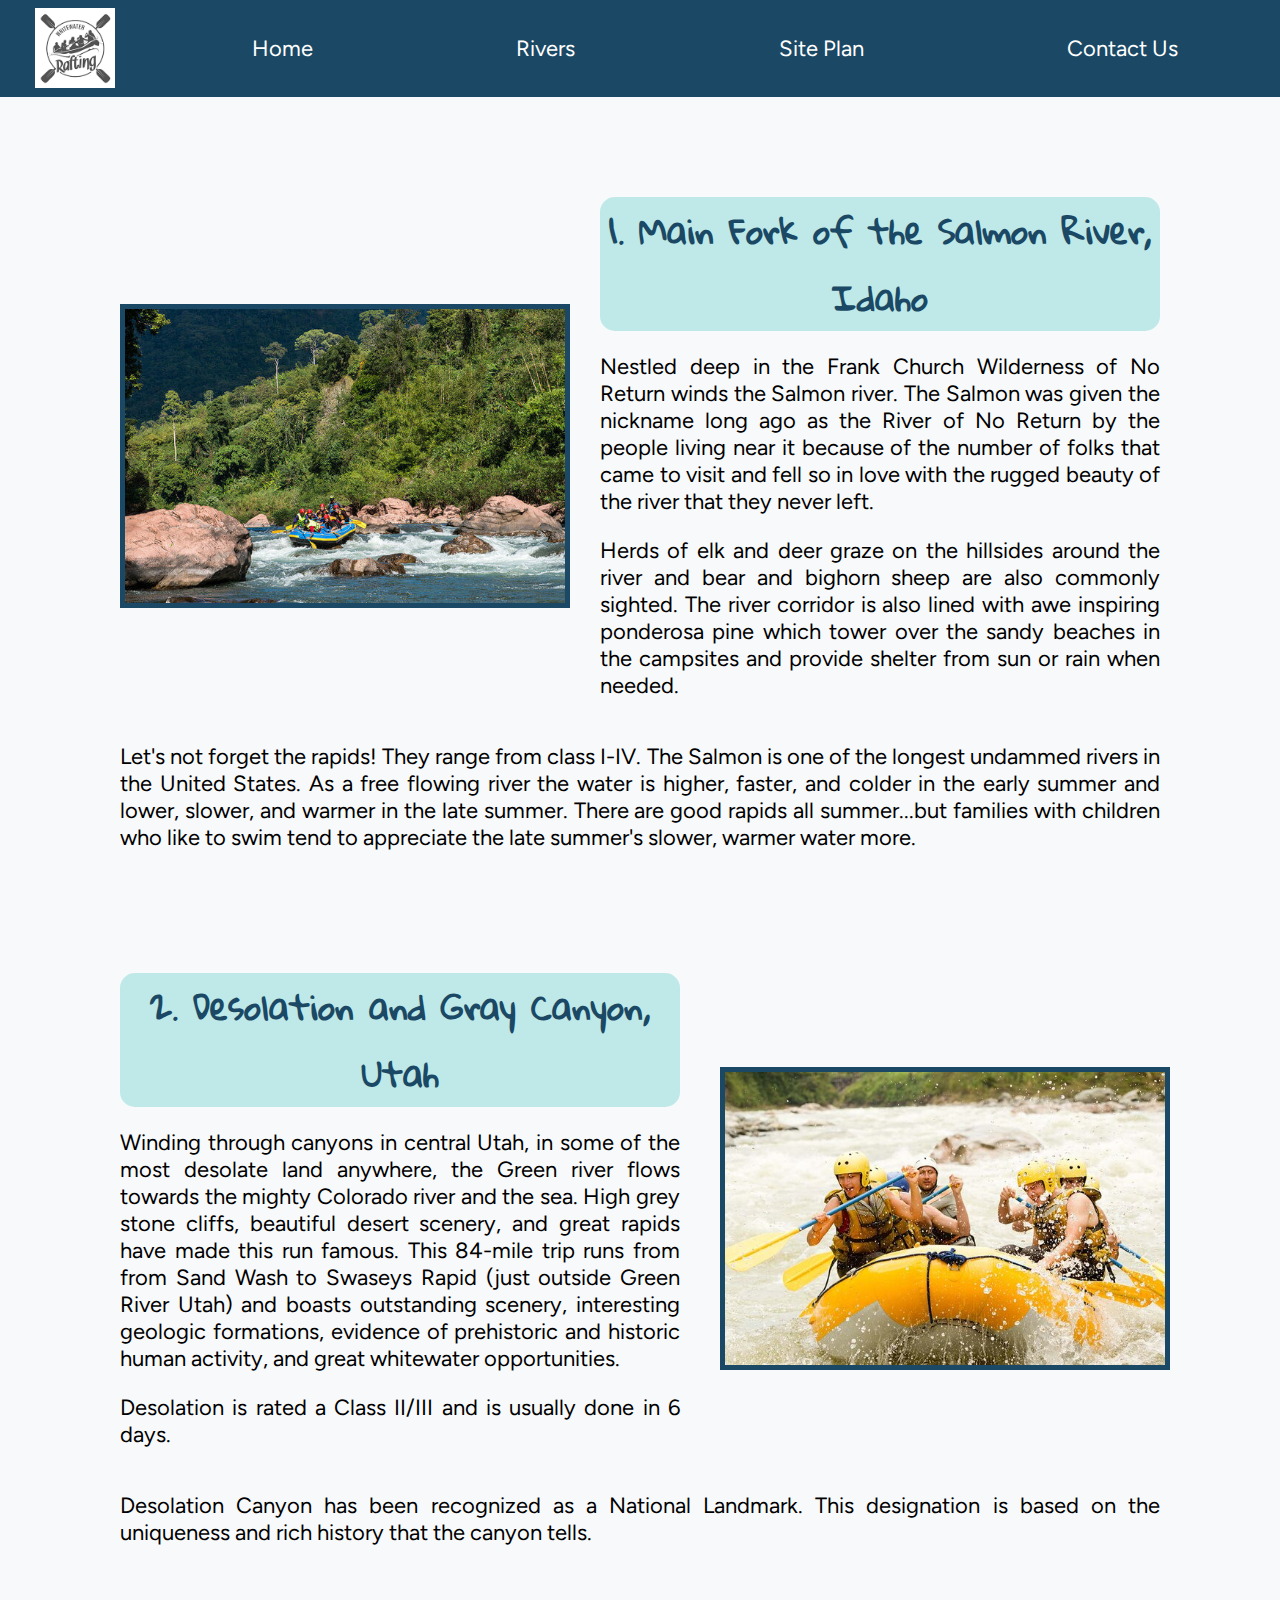
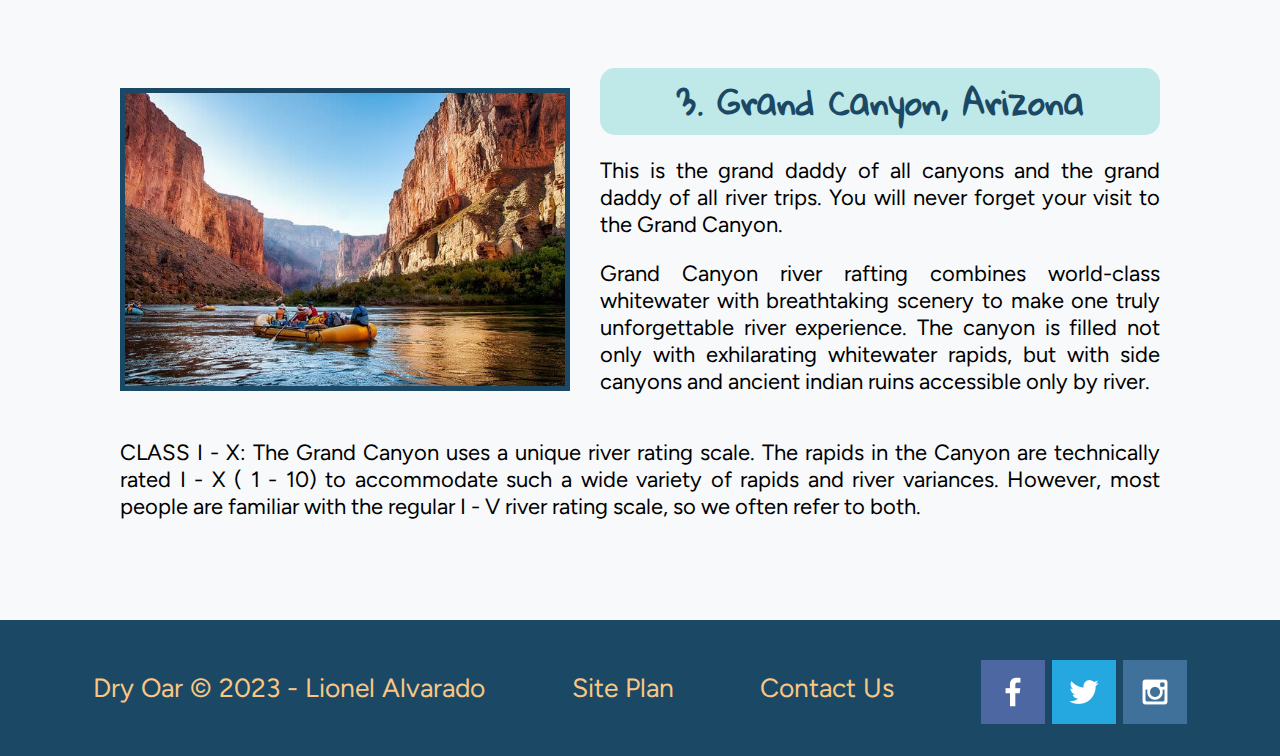
<file: wwr/rivers.html>
<!DOCTYPE html>
<html lang="en">
<head>
    <meta charset="UTF-8">
    <meta http-equiv="X-UA-Compatible" content="IE=edge">
    <meta name="viewport" content="width=device-width, initial-scale=1.0">
    <title>Rivers</title>
    <link rel="stylesheet" href="styles/style.css">
</head>
<body>
    <div id="content">
        <header id="header-rivers">
            <a id="logo_link" href="index.html">
                <img class="logo" src="images/wwrlogo.png" alt="Dry Oar Logo">
            </a>
            <nav>
                <a href="index.html">Home</a>
                <a href="rivers.html">Rivers</a>
                <a href="site-plan-rafting.html">Site Plan</a>
                <a href="contactus.html">Contact Us</a>
            </nav>
        </header>
        <main class="rivers-grid">
            <div class="salmon-river">
                <img class="rivers-img" src="images/rafting28.jpg" alt="Main Fork of the Salmon River, Idaho">
            </div>
            <section class="sriver-text">
                <h2>1. Main Fork of the Salmon River, Idaho</h2>
                <p>Nestled deep in the Frank Church Wilderness of No Return winds the Salmon river. The Salmon was given the nickname long ago as the River of No Return by the people living near it because of the number of folks that came to visit and fell so in love with the rugged beauty of the river that they never left.</p>
                <p id="par2">Herds of elk and deer graze on the hillsides around the river and bear and bighorn sheep are also commonly sighted. The river corridor is also lined with awe inspiring ponderosa pine which tower over the sandy beaches in the campsites and provide shelter from sun or rain when needed.</p>
            </section>
            <div class="sriver-p">
                <p>Let's not forget the rapids! They range from class I-IV. The Salmon is one of the longest undammed rivers in the United States. As a free flowing river the water is higher, faster, and colder in the early summer and lower, slower, and warmer in the late summer. There are good rapids all summer...but families with children who like to swim tend to appreciate the late summer's slower, warmer water more.</p>
            </div>
            <div class="canyon-utah">
                <img class="rivers-img" src="images/rafting57.jpg" alt="Desolation and Gray Canyon, Utah">
            </div>
                <section class="cutah-text">
                <h2>2. Desolation and Gray Canyon, Utah</h2>
                <p>Winding through canyons in central Utah, in some of the most desolate land anywhere, the Green river flows towards the mighty Colorado river and the sea. High grey stone cliffs, beautiful desert scenery, and great rapids have made this run famous. This 84-mile trip runs from from Sand Wash to Swaseys Rapid (just outside Green River Utah) and boasts outstanding scenery, interesting geologic formations, evidence of prehistoric and historic human activity, and great whitewater opportunities.</p>
                <p>Desolation is rated a Class II/III and is usually done in 6 days.</p>
            </section>
            <p class="cutah-p">Desolation Canyon has been recognized as a National Landmark.  This designation is based on the uniqueness and rich history that the canyon tells.</p>
            <div class="canyon-arizona">
                <img class="rivers-img" src="images/rafting11.jpg" alt="Grand Canyon, Arizona">
            </div>
            <section class="carizona-text">
                <h2>3. Grand Canyon, Arizona</h2>
                <p>This is the grand daddy of all canyons and the grand daddy of all river trips. You will never forget your visit to the Grand Canyon.</p>
                <p>Grand Canyon river rafting combines world-class whitewater with breathtaking scenery to make one truly unforgettable river experience. The canyon is filled not only with exhilarating whitewater rapids, but with side canyons and ancient indian ruins accessible only by river.</p>
            </section>
            <p class="carizona-p">CLASS I - X: The Grand Canyon uses a unique river rating scale. The rapids in the Canyon are technically rated I - X ( 1 - 10) to accommodate such a wide variety of rapids and river variances. However, most people are familiar with the regular I - V river rating scale, so we often refer to both.</p>
        </main>
        <footer>
            <p>Dry Oar &copy; 2023 - Lionel Alvarado</p>
            <p><a href="site-plan-rafting.html">Site Plan</a></p>
            <p><a href="contactus.html">Contact Us</a></p>
            <div class="social">
                <a href="https://facebook.com" target="_blank">
                    <img src="images/facebook.png" alt="fb icon">
                </a>
                <a href="https://twitter.com" target="_blank">
                    <img src="images/twitter.png" alt="twitter icon">
                </a>
                <a href="https://instagram.com" target="blank">
                    <img src="images/instagram.png" alt="instagram icon">
                </a>
            </div>
        </footer>
    </div>
</body>
</html>
</file>
<file: visitingcusco/styles/style.css>
@import url('https://fonts.googleapis.com/css2?family=Macondo&family=Roboto:wght@300&display=swap');

#content {
    max-width: 1600px;
    margin: 0 auto;
}
body {
    background-color: white;
    font-family: Roboto, Helvetica, sans-serif;
    font-size: 22px;
    margin: 0;
    padding: 0;
}
#logo_link {
    padding-top: 5px;
    justify-self: center;
    align-self: center;
}
.logo {
    width: 85px;
}
nav {
    display: flex;
    justify-content: space-around;
}
nav a {
    text-align: center;
    color: white;
    text-decoration: none;
    padding: 35px;
}
#hero {
    display: grid;
    grid-template-columns: 1fr 3fr 1fr;
    margin-top: -100px;
}
#hero-box {
    grid-column: 1/4;
    grid-row: 1/3;
    z-index: -1;
}
#hero-msg {
    grid-column: 2/3;
    grid-row: 2/3;
    margin-top: 100px;
    margin-bottom: 100px;
    background-color: rgb(42, 157, 143, 0.6);
}
#hero-img {
    width: 100%;
}
#hero-msg h1, #hero-msg h4 {
    text-align: center;
    color: white;
}
#hero-msg h4 {
    color: white;
    font-family: Macondo, 'Goudy Old Style', sans-serif;
    font-size: 1.5em;
}
.button-box {
    text-align: center;
}
header {
    background-color: rgb(42, 157, 143, 0.6);
    display: grid;
    grid-template-columns: 150px auto;
}
nav a:hover {
    background-color: #E76F51;
    color: white;
}
.home-title {
    color: white;
    font-family: Macondo, 'Goudy Old Style', sans-serif;
    font-size: 2.5em;
    margin-top: 10px;
}
h2 {
    margin: 0;
}
.home-grid{
    display: grid;
    grid-template-columns: repeat(12, 1fr);
}
.cusco-img{
    width: 100%;
    box-shadow: 5px 5px 10px #264653;
}
.cusco-city{
    grid-column: 2/6;
    grid-row: 1/2;
    margin-top: 100px;
    align-self: center;
}
.cusco-text{
    grid-column: 7/12;
    grid-row: 1/2;
    margin-top: 100px;
    align-self: center;
    padding: 50px;
    background-color: rgb(233, 196, 106, 0.6);
    box-shadow: 5px 5px 20px #264653;
}
.cusco-text h2{
    text-align: center;
    font-family: Macondo, 'Goudy Old Style', sans-serif;
    color: #E76F51;
    margin-bottom: 25px;
    font-size: 1.7em;
}
.cusco-text p{
    text-align: justify;
    color: #264653;
}
.read{
    background-color: rgb(42, 157, 143, 0.7);
    color: white;
    text-decoration: none;
    font-size: 18px;
    padding: 15px 30px;
    margin-top: 50px;
    border-radius: 5px;
}
.read:hover {
    background-color: #F4A261;
    color: white;
}
.culture{
    grid-column: 5/12;
    grid-row: 3/4;
    column-gap: 0;
    margin-top: 100px;   
    width: 100%;
    box-shadow: 5px 5px 10px #264653;
}
.msg{
    grid-column: 2/5;
    grid-row: 3/4;
    margin-top: 100px;
    padding: 25px;
    align-self: center;
    background-color: #E76F51;
    color: white;
    box-shadow: 5px 5px 20px #264653;
}
.msg h2{
    font-family: Macondo, 'Goudy Old Style', sans-serif;
    text-align: center;
    font-size: 1.7em;
    color: #E9C46A;
}
.msg p{
    text-align: justify;
    font-size: 22px;
}
footer {
    background-color: rgb(42, 157, 143);
    color: white;
    font-size: 1.2em;
    padding: 25px 50px;
    margin-top: 100px;
    display: flex;
    justify-content: space-around;
    align-items: center;
}
footer a {
    color: white;
    text-decoration: none;
}
footer a:hover {
    color: #F4A261;
    text-decoration: underline;
}
footer .social img {
    padding-top: 15px;
}

/* Styles for Attractions Page */

* {box-sizing: border-box}

/* Style the tab */
.tab {
  float: left;
  border-right: 1px solid #ccc;
  background-color: white;
  width: 30%;
  height: auto;
}

/* Style the buttons that are used to open the tab content */
.tab button {
  display: block;
  background-color: rgb(42, 157, 143);
  color: white;
  padding: 22px 16px;
  width: 100%;
  border: none;
  outline: none;
  text-align: left;
  cursor: pointer;
  transition: 0.3s;
  font-family: Roboto, Helvetica, sans-serif;
  font-size: 1em;
}

/* Change background color of buttons on hover */
.tab button:hover {
  background-color: #E9C46A;
}

/* Create an active/current "tab button" class */
.tab button.active {
  background-color: #E76F51;
}

/* Style the tab content */
.tabcontent {
  float: left;
  padding: 0px 12px;
  border: 1px solid #ccc;
  width: 70%;
  height: auto;
  margin-bottom: 100px;
}
.tabcontent p {
    color: #264653;
    text-align: justify;
}
.tabcont-img {
    width: 100%;
}
.footer-attract {
    background-color: rgb(42, 157, 143);
    color: white;
    font-size: 1.2em;
    padding: 25px 50px;
    margin-top: auto;
    display: flex;
    justify-content: space-around;
    align-items: center;
}
h3 {
    font-family: Macondo, 'Goudy Old Style', sans-serif;
    font-size: 2em;
    color: #264653;
}
#attract-title {
    margin: 25px auto;
    font-family: Macondo, 'Goudy Old Style', sans-serif;
    font-size: 2em;
    color: #264653;
}
#header-attract {
    background-color: rgb(42, 157, 143);
    display: grid;
    grid-template-columns: 150px auto;
}

/* Styles for Adventure Page */

* {box-sizing:border-box}

/* Slideshow container */
.slideshow-container {
  max-width: 1600px;
  position: relative;
  margin: auto;
}

/* Hide the images by default */
.mySlides {
  display: none;
}

/* Next & previous buttons */
.prev, .next {
  cursor: pointer;
  position: absolute;
  top: 50%;
  width: auto;
  margin-top: -22px;
  padding: 16px;
  color: white;
  font-weight: bold;
  font-size: 18px;
  transition: 0.6s ease;
  border-radius: 0 3px 3px 0;
  user-select: none;
}

/* Position the "next button" to the right */
.next {
  right: 0;
  border-radius: 3px 0 0 3px;
}

/* On hover, add a black background color with a little bit see-through */
.prev:hover, .next:hover {
  background-color: rgba(0,0,0,0.8);
}

/* Caption text */
.text {
  color: #f2f2f2;
  font-size: 15px;
  padding: 8px 12px;
  position: absolute;
  bottom: 8px;
  width: 100%;
  text-align: center;
}

/* Number text (1/3 etc) */
.numbertext {
  color: #f2f2f2;
  font-size: 12px;
  padding: 8px 12px;
  position: absolute;
  top: 0;
}

/* The dots/bullets/indicators */
.dot {
  cursor: pointer;
  height: 15px;
  width: 15px;
  margin: 0 2px;
  margin-bottom: 25px;
  background-color: #bbb;
  border-radius: 50%;
  display: inline-block;
  transition: background-color 0.6s ease;
}

.active1, .dot:hover {
  background-color: #717171;
}

/* Fading animation */
.fade {
  animation-name: fade;
  animation-duration: 1.5s;
}

@keyframes fade {
  from {opacity: .4}
  to {opacity: 1}
}

.accordion {
    background-color: #2A9D8F;
    color: white;
    cursor: pointer;
    padding: 18px;
    width: 100%;
    border: none;
    text-align: left;
    outline: none;
    font-size: 22px;
    transition: 0.4s;
}
  
.active2 {
    background-color: #E76F51; 
}

.accordion:hover {
    background-color: #E9C46A; 
}
  
.panel {
    padding: 0 18px;
    display: none;
    background-color: white;
    color: #264653;
    overflow: hidden;
 }
.text {
    font-size: 1em;
}
/* On smaller screens, decrease text size */
@media only screen and (max-width: 300px) {
    .prev, .next,.text {font-size: 11px}
}
</file>
<file: wwr/styles/style.css>
@import url('https://fonts.googleapis.com/css2?family=Figtree:wght@300&family=Gloria+Hallelujah&display=swap');

#content {
    max-width: 1600px;
    margin: 0 auto;
}
body {
    background-color: #F8F9FA;
    font-family: 'Figtree', Helvetica, sans-serif;
    font-size: 22px;
    margin: 0;
    padding: 0;
}
#logo_link {
    padding-top: 5px;
    justify-self: center;
    align-self: center;
}
.logo {
    width: 80px;
}
nav {
    display: flex;
    justify-content: space-around;
}
nav a {
    text-align: center;
    color: white;
    text-decoration: none;
    padding: 35px;
}
#hero {
    display: grid;
    grid-template-columns: 1fr 3fr 1fr;
    margin-top: -100px;
}
#hero-box {
    grid-column: 1/4;
    grid-row: 1/3;
    z-index: -1;
}
#hero-msg {
    grid-column: 2/3;
    grid-row: 1/2;
    margin-top: 100px;
}
#hero-img {
    width: 100%;
}
#hero-msg h1, #hero-msg h4 {
    text-align: center;
    color: #BEE9E8;
}
#hero-msg h4 {
    color: white;
}
.button-box {
    text-align: center;
}
header {
    background-color: rgb(27, 73, 101, 0.6);
    display: grid;
    grid-template-columns: 150px auto;
}
nav a:hover {
    background-color: #BEE9E8;
    color: black;
}
.home-title {
    color: #1B4965;
    font-family: 'Gloria Hallelujah', 'Goudy Old Style', sans-serif;
    font-size: 2em;
    margin-top: 10px;
}
h2 {
    margin: 0;
}
.book, .join {
    background-color: #BEE9E8;
    color: black;
    text-decoration: none;
    font-size: 18px;
    padding: 15px 30px;
    margin-top: 50px;
    border-radius: 5px;
}
.book:hover, .join:hover {
    background-color: #62B6CB;
    color: white;
}
main section {
    text-align: center;
}
main section img {
    box-sizing: border-box;
}
.home-grid {
    display: grid;
    grid-template-columns: repeat(10, 1fr);
}
.icon {
    width: 80px;
    padding-top: 10px;
}
.rivers-card, .camping-card, .rapids-card {
    margin: 200px 0;
}
.card-img {
    border: 10px solid #BEE9E8;
    transition: transform .5s;
    box-shadow: 5px 5px 10px #1B4965;
}
.card-img:hover {
    opacity: .6;
    transform: scale(1.1);
}
#background {
    height: 725px;
    background-color: #BEE9E8;
}
.mountains {
    margin-top: 100px;
}
.card-img, .mountains {
    width: 100%;
}
.rivers-card {
    grid-column: 2/4;
    grid-row: 2/3;
}
.camping-card {
    grid-column: 5/7;
    grid-row: 2/3;
}
.rapids-card {
    grid-column: 8/10;
    grid-row: 2/3;
}
#background {
    grid-column: 1/11;
    grid-row: 4/9;
}
.mountains {
    grid-column: 2/7;
    grid-row: 5/8;
    box-shadow: 5px 5px 10px #1B4965;
}
.msg {
    background-color: #1B4965;
    color: white;
    line-height: 1.5em;
    padding: 35px;
    margin-top: 200px;
    margin-bottom: 250px;
    grid-column: 6/10;
    grid-row: 6/7;
    box-shadow: 5px 5px 10px #1B4965;
}
.msg h2 {
    font-family: 'Gloria Hallelujah', 'Goudy Old Style', sans-serif;
}
.msg p {
    font-size: .8em;
    padding-bottom: 15px;
}
footer {
    background-color: #1B4965;
    color: #F9C784;
    font-size: 1.2em;
    padding: 25px 50px;
    margin-top: 200px;
    display: flex;
    justify-content: space-around;
    align-items: center;
}
footer a {
    color: #F9C784;
    text-decoration: none;
}
footer a:hover {
    color: #F8F9FA;
    text-decoration: underline;
}
footer .social img {
    padding-top: 15px;
}

/* Styles for Rivers Page */

#header-rivers {
    background-color: rgb(27, 73, 101);
}

.rivers-grid {
    display: grid;
    grid-template-columns: repeat(11, 1fr);
    column-gap: 40px;
}

.rivers-img {
    width: 100%;
    border: 5px solid #1B4965;
}

.salmon-river {
    grid-column: 2/6;
    grid-row: 1/2;
    margin-top: 100px;
    align-self: center;
}

.sriver-text {
    grid-column: 6/11;
    grid-row: 1/2;
    margin-top: 100px;
}

#par2 {
    grid-column: 6/11;
    grid-row: 2/3;
}

.sriver-p {
    grid-column: 2/11;
    grid-row: 3/4;
}

.canyon-utah {
    grid-column: 7/11;
    grid-row: 4/5;
    margin-top: 100px;
    align-self: center;
}

.cutah-text {
    grid-column: 2/7;
    grid-row: 4/5;
    margin-top: 100px;
}

.cutah-p {
    grid-column: 2/11;
    grid-row: 5/6;
}

.canyon-arizona {
    grid-column: 2/6;
    grid-row: 7/8;
    margin-top: 100px;
    align-self: center;
}

.carizona-text {
    grid-column: 6/11;
    grid-row: 7/8;
    margin-top: 100px;
}

.carizona-p {
    grid-column: 2/11;
    grid-row: 8/9;
    margin-bottom: -100px;
}

.rivers-grid h2 {
    font-family: 'Gloria Hallelujah', 'Goudy Old Style', sans-serif;
    color: #1B4965;   
    border-radius: 15px;
    background-color: #BEE9E8;
}

.rivers-grid p {
    text-align: justify;
}

@media screen and (max-width: 900px) {
    #hero, .home-grid {
        display: block;
        height: auto;
    }
    nav, footer {
        flex-direction: column;
    }
    nav a {
        display: block;
        padding: 15px;
    }
    #hero {
        margin-top: 0;
    }
    #hero-msg {
        margin-top: 0;
    }
    #hero-msg h4 {
        display: none;
    }
    .home-title {
        font-size: 25px;
        color: #6f7364;
    }
    .rivers-card, .camping-card, .rapids-card { 
        margin: 50px auto;
        width: 60%;
    }
    #background {
        display: none;
    }
    .mountains, .msg {
        width: 80%;
        display: block;
        margin: 0 auto;
    }
    footer {
        margin-top: 25px;
    }
}
</file>
<file: positionstyles.css>
/* CSS - Name: "positionstyles.css" */
/* Activity 1 styles */
.content1 {
  /* This is the parent of the activity 1 boxes. */
  display: grid;
  grid-template-columns: 1fr 1fr;
  justify-items: center;
  gap: 20px
}
.red1 { 
  width: 100%; 
  height: 100px; 
  background-color: red; 
  grid-column: 1/3;
} 
.green1 {
  width: 200px; 
  height: 200px; 
  background-color: green; 

} 
.yellow1 {
  width: 200px; 
  height: 200px; 
  background-color: gold; 
} 
.blue1 {
  width: 100%; 
  height: 100px; 
  background-color: blue;
  grid-column: 1/3;
} 
/* Activity 2 styles */ 
.content2 {
  /* This is the parent of the activity 2 boxes. */
  display: grid;
  grid-template-columns: 50px 50px 50px 50px 50px;
}
.red2 {
  width: 100px; 
  height: 100px; 
  background-color: red;
} 
.green2 { 
  width: 100px; 
  height: 100px; 
  background-color: green;
  margin-top: 50px; 
} 
.yellow2 {
  width: 100px; 
  height: 100px; 
  background-color: gold; 
  margin-top: 100px;
} 
.blue2 {
  width: 100px; 
  height: 100px; 
  background-color: blue;
  margin-top: 150px;
} 
/* Activity 3 styles */ 
.content3 {
  /* This is the parent of the activity 3 boxes. */
  display: grid;
  grid-template-columns: 1fr 1fr;
  grid-column-gap: 50px;
}
.red3 {
  width: 100%; 
  height: 100px; 
  background-color: red;
  grid-column: 1/3;
} 
.green3 {
  width: 100%; 
  height: 100px; 
  background-color: green;
} 
.yellow3 {
  width: 100%; 
  height: 100px; 
  background-color: gold; 
} 
.blue3 {
  width: 100%;
  height: 100px; 
  background-color: blue;
  grid-column: 1/3;
} 
/* Activity 4 styles */ 
.content4 {
  /* This is the parent of the activity 4 boxes. */
  height: 400px;
  display: grid;
  grid-template-columns: 1fr 1fr;
}
.red4 {
  width: 100%; 
  height: 100%; 
  background-color: red;
  grid-row: 1/4;
} 
.green4 {
  width: 100%; 
  height: 100%; 
  background-color: green; 
} 
.yellow4 {
  width: 100%; 
  height: 100%; 
  background-color: gold; 
} 
.blue4 {
  width: 100%; 
  height: 100%; 
  background-color: blue; 
} 
/* Activity 5 styles */ 
.content5 {
  /* This is the parent of the activity 5 boxes. */
  height: 400px;
}
.red5 { 
  width: 100%; 
  height: 100px; 
  background-color: red; 
} 
.green5 { 
  width: 150px; 
  height: 150px; 
  background-color: green;
  float: left;
} 
.yellow5 {
  width: 100%; 
  height: 200px; 
  background-color: gold;
} 
.blue5 {
  width: 100%; 
  height: 100px; 
  background-color: blue; 
} 
/* Activity 6 styles */ 
.content6 {
  /* This is the parent of the activity 6 boxes. */
  display: grid;
  grid-template-columns: repeat(6, 100px);
  grid-template-rows: repeat(6, 100px);
}
.red6 {
  width: 100%; 
  height: 100%;
  background-color: red;
  grid-column: 1/5;
  grid-row: 1/3;
} 
.green6 {
  width: 100%; 
  height: 100%; 
  background-color: green;
  grid-column: 1/3;
  grid-row: 5/7;
  z-index: 1;
} 
.yellow6 {
  width: 100%; 
  height: 100%; 
  background-color: gold;
  grid-column: 5/7;
  grid-row: 3/7;
  z-index: 1;
} 
.blue6 {
  width: 100%; 
  height: 100%; 
  background-color: blue;
  grid-column: 2/6;
  grid-row: 2/6;
} 


/* Do not make any changes below here */
.activity {
  width: 70%; 
  margin: 20px auto; 
  font-family: Arial, sans-serif; 
  border: 1px solid black; 
  padding: 10px; 
  clear:both; 
  overflow: auto;
} 

.hint {
  border: 1px solid grey;
  background: #e0e0e0;
  padding: .5em;
  position: relative;
  margin: 1em 0;
}
.hint h3 {
  margin: 0;
}
.hint:hover {
  background: #d0d0d0;
}
.hint > div {
  display: none;
}

.hint input[type=checkbox] {
  position: absolute;
  width: 100%;
  height: 100%;
  opacity: 0;
  z-index: 1;
  cursor: pointer;
}

.hint input[type=checkbox]:checked ~ div {
  display: block;
}

.hint i {
  position: absolute;
  transform: translate(-6px, 0);
  margin-top: 16px;
  right: 10px;
  top: -3px;
}
.hint i:before, .hint i:after {
  content: "";
  position: absolute;
  background-color: black;
  width: 3px;
  height: 9px;
}
.hint i:before {
  transform: translate(2px, 0) rotate(45deg);
}
.hint i:after {
  transform: translate(-2px, 0) rotate(-45deg);
}

.hint input[type=checkbox]:checked ~ i:before {
  transform: translate(-2px, 0) rotate(45deg);
}
.hint input[type=checkbox]:checked ~ i:after {
  transform: translate(2px, 0) rotate(-45deg);
}
.hint a {
  position: relative;
  z-index: 1;
}
</file>
<file: aboutme/styles/styles-challengew5.css>
body {
    margin: 0;
}
.header img {
    width: 100%;
    display: block;
}
.main {
    background-color: #737373;
    padding: 50px 50px;
}
.main img {
    border-radius: 50%;
    width: 21%;
    border: 15px solid #444444;
    margin: 0 70px;
}
</file>
<file: aboutme/styles/styles-challengew6.css>
.descript {
    background-color: #b9b8b9;
    color: #9c0e11;
    text-align: center;
    grid-column: 2/3;
    grid-row: 1/2;
}
.home-grid {
    display: grid;
    grid-template-columns: 1fr 1fr;
}
.cherrie-img {
    width: 100%;
    grid-column: 1/2;
    grid-row: 1/2;
}
.cherrie-title {
    grid-column: 1/3;
    grid-row: 1/2;
    z-index: 1;
    text-align: center;
    margin-top: 100px;
    font-size: 180px;
    font-family: 'Georgia';
}
h2 {
    font-size: 100px;
    font-family: 'Georgia';
    margin-top: 450px;
}
/* * {
    border: solid blue;
} */
</file>
<file: visitingcusco/styles/site-plan.css>
/* if you are using any Google fonts change the font names below to your fonts. 
Any spaces in your font name should be replaced with a +. 
Fonts are separated by a | */
@import url('https://fonts.googleapis.com/css2?family=Macondo&family=Roboto:wght@300&display=swap');

:root {
  /* change the values below to your colors from your palette */
  --primary-color: #2A9D8F;
  --secondary-color: #E9C46A;
  --accent1-color: #E76F51;
  --accent2-color: #264653;
  --accent3-color: #F4A261;

  /* change the values below to your chosen font(s) */
  --heading-font: Macondo;
  --paragraph-font: Roboto, Helvetica, sans-serif;

  /* these colors below should be chosen from among your palette colors above */
  --headline-color-on-white: #264653;  /* headlines on a white background */ 
  --headline-color-on-color: white; /* headlines on a colored background */ 
  --paragraph-color-on-white: #264653; /* paragraph text on a white background */ 
  --paragraph-color-on-color: white; /* paragraph text on a colored background */ 
  --paragraph-background-color: #2A9D8F;
  --nav-link-color: #396E94;
  --nav-background-color: rgb(42, 157, 143, 0.6);
  --nav-hover-link-color: white;
  --nav-hover-background-color: #E76F51;
}


/*  Look around below...but DON'T CHANGE ANYTHING! */

body {
  max-width: 1200px;
  margin: 0 auto;
  padding: 4em;
  font-size: 18px;
  text-align: center;
}
img {
  display: block;
  margin: 0 auto;
}
h1, h2, h3, h4, h5, h6 {
  font-family: var(--heading-font);
  color: var(--headline-color-on-white);
}
h2 {
  text-align: center;
}
hr {
  height: 3px;
  margin: 35px 0;
  background: var(--accent1-color);
}
header {
  padding: 1em;
  text-align: center;
  color: var(--headline-color-on-color);
  background-color: var(--paragraph-background-color);
}
header > h1, header > h2 {
  color: var(--headline-color-on-color);
}

p {
  font-family: var(--paragraph-font);
  color: var(--paragraph-color-on-white);
  padding: 1em;
}
.colors {
  width: 100%;
  min-width: 350px;
  margin: 30px auto;
  text-align: center;
}
.colors th {
  background-color: #999;
}
.colors td{
  width: 20%;
  height: 3em;
}

.primary {
  background-color: var(--primary-color);
}
.secondary {
  background-color: var(--secondary-color);
}
.accent1 {
  background-color: var(--accent1-color);
}
.accent2{
  background-color: var(--accent2-color);
}
.accent3{
  background-color: var(--accent3-color);
}

p.colored {
  background-color: var(--paragraph-background-color);
  color: var(--paragraph-color-on-color);
}

nav {
  background-color: var(--nav-background-color);
  line-height: 3em;
  text-align: center;
  font-size: 1.2em;
}
nav  {
  list-style-type: none;
  display: flex;

}
nav a {
  padding:1em;
  min-width: 120px;
  text-decoration: none;
  padding: 10px;

}
nav a:link, nav a:visited {
  color: var(--nav-link-color);
}
nav a:hover {
  color: var(--nav-hover-link-color);
  background-color: var(--nav-hover-background-color);
}

.sitemap {
  display: grid;
  justify-content: center;

  grid-template-columns: repeat(6, 15%);
  grid-template-rows: 3em 1.5em 1.5em 3em;
  grid-template-areas: ". . home home . ."
    ". . . top . ."
    ". left left right right ."
    "page2 page2 . . page3 page3";
}
.sitemap > div {

  text-align: center;

}
.sm-home {
  grid-area: home;
  background-color: #ccc;
  line-height: 3em;
}
.sm-page2 {
  grid-area: page2;
  background-color: #ccc;
  line-height: 3em;
}
.sm-page3 {
  grid-area: page3;
  background-color: #ccc;
  line-height: 3em;
}

.top {
  grid-area: top;
  border-left: 1px solid;
}

.left {
  grid-area: left;
  border-top: 1px solid;
  border-left: 1px solid;
}

.right {
  grid-area: right;
  border-top: 1px solid;
  border-right: 1px solid;
}
</file>
